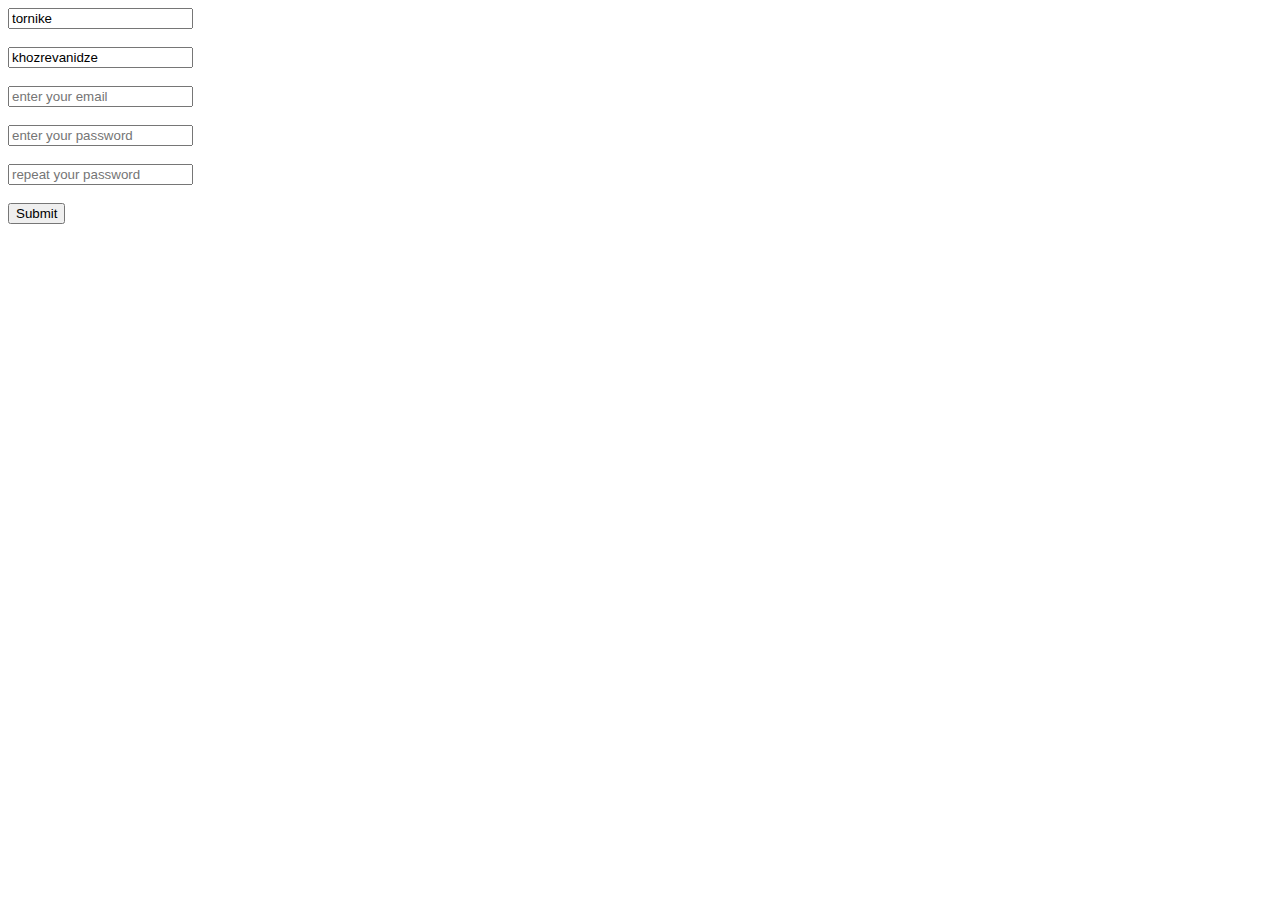
<file: level 23/classwork/index.html>
<!--1) შექმენით სარეგისტრაციო ფორმა სადაც მოხმამრებელმა უნდა შეიყვანოს სახელი, გვარი, მეილი, პაროლი გიმეოროს პაროლი დამატეთ submit ღილაკი, თითოეულ ინფუთს უნდა ქონდეს შესაბამისი ატრიბუტები გამოიყენეთ placeholder, name, value ატრიბუტები type თავისთავად-->
<!DOCTYPE html>
<html lang="en">
<head>
    <meta charset="UTF-8">
    <meta name="viewport" content="width=device-width, initial-scale=1.0">
    <title>Document</title>
</head>
<body>
    <input type="text" placeholder="enter your name" name="name" value="tornike">
    <br>
    <br>
    <input type="text" placeholder="enter your surname" name="surname" value="khozrevanidze">
    <br>
    <br>
    <input type="email" placeholder="enter your email" name="email">
    <br>
    <br>
    <input type="password" placeholder="enter your password" name="passwors">
    <br>
    <br>
    <input type="password" placeholder="repeat your password" name="passord2">
    <br>
    <br>
    <input type="submit">
</body>
</html>
</file>
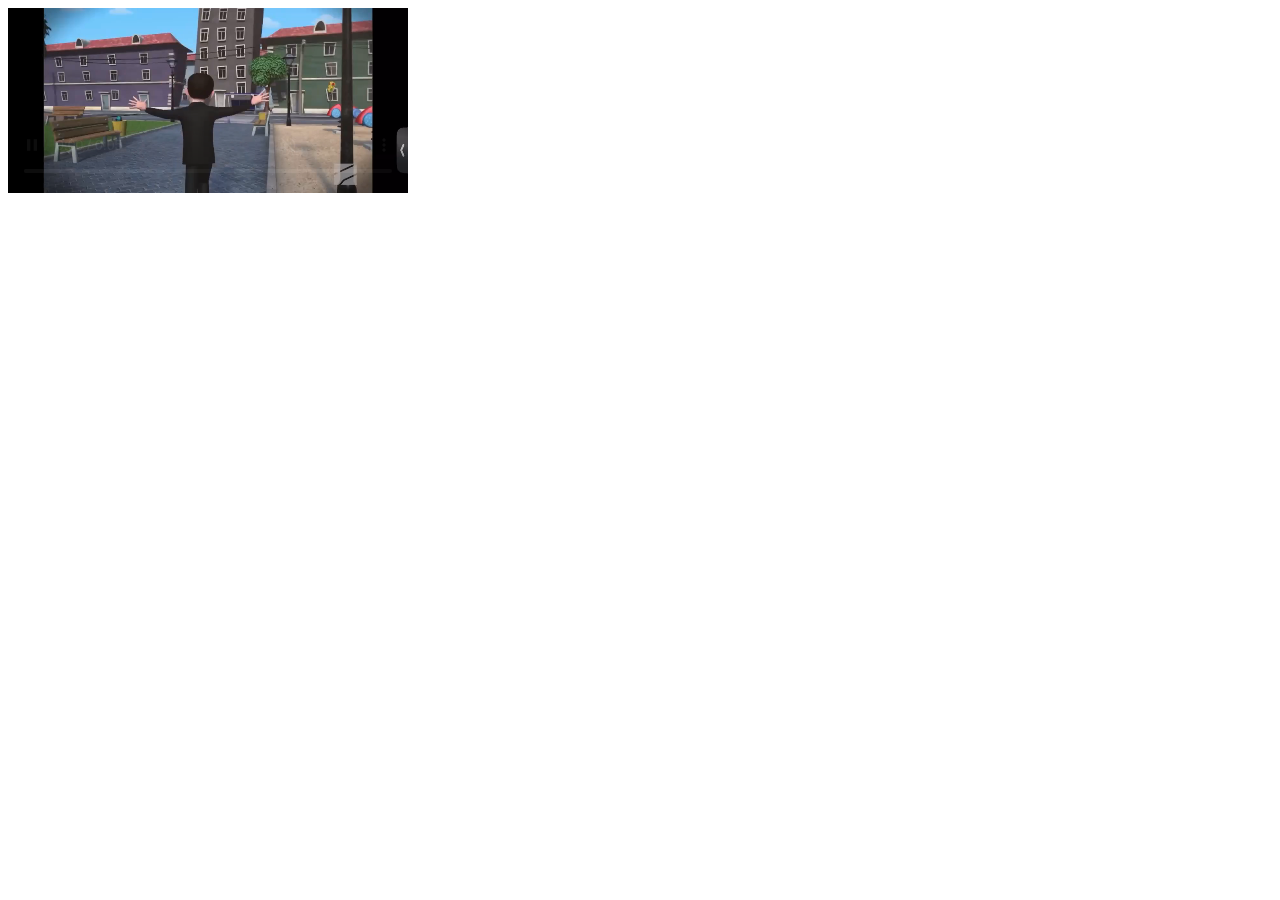
<file: level 28/classwork/index.html>
<!-- 1)საიტზე ჩასვით ვიდეო რომელსაც ექნება კონტროლები და ასევე საიტზე ჩართვისას ავტომატურად დაიწყება -->
<!DOCTYPE html>
<html lang="en">
<head>
    <meta charset="UTF-8">
    <meta name="viewport" content="width=device-width, initial-scale=1.0">
    <title>Document</title>
</head>
<body>
    <video controls width="400" autoplay loop muted>
       <source src="468893086_9102269723127265_6482170749843269692_n.mp4" type="video/mp4">
       video not supported
    </video>
</body>
</html>
</file>
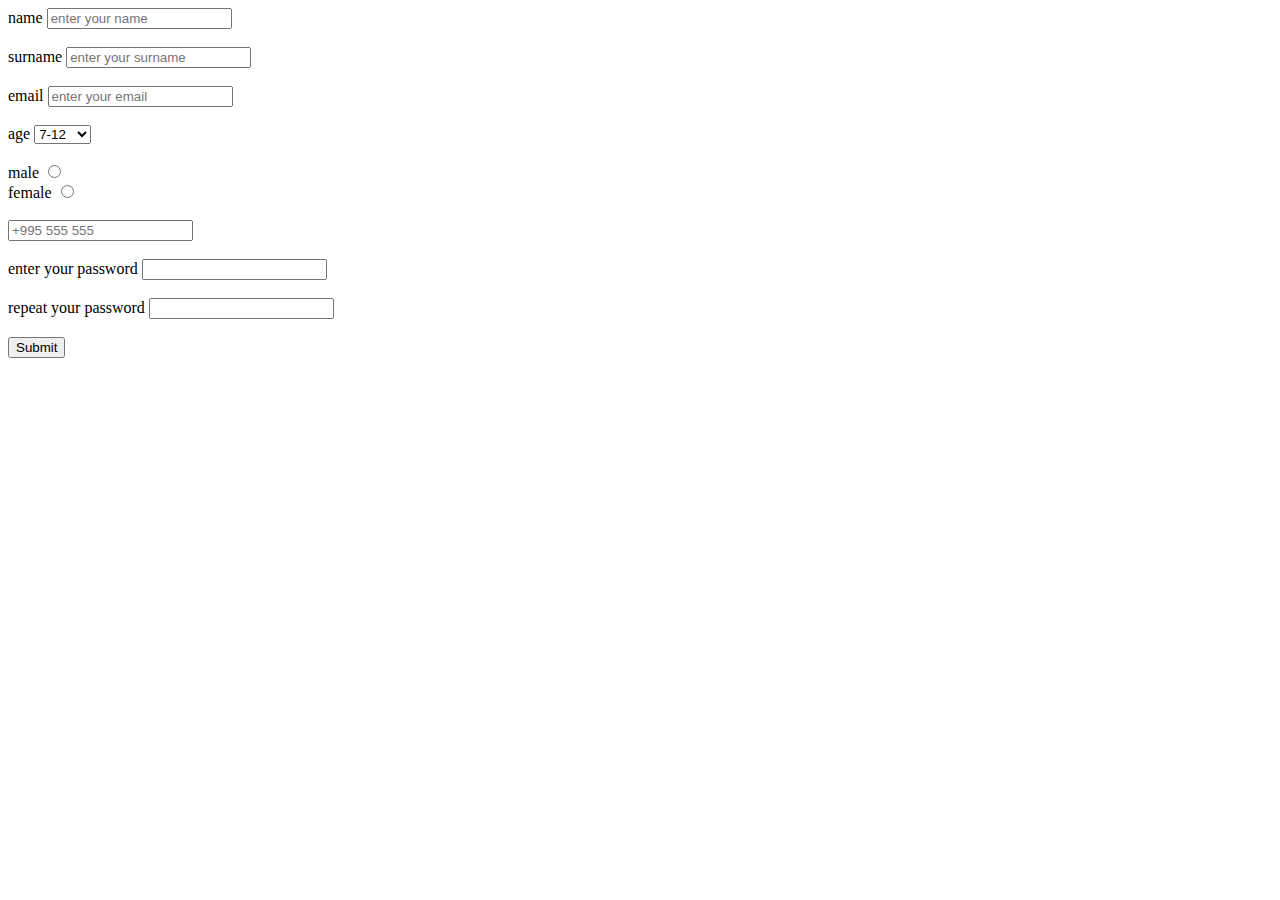
<file: level 28/homework/index.html>
<!DOCTYPE html>
<html lang="en">
<head>
    <meta charset="UTF-8">
    <meta name="viewport" content="width=device-width, initial-scale=1.0">
    <title>Document</title>
</head>
<body>
    <form>
        <label for="enter name"> name
        </label>
        <input id="name" type="text" placeholder="enter your name" name="name" value="">
        <br>
        <br>
        <label for="enter surname"> surname
        </label>
        <input id="surname" type="text" placeholder="enter your surname" name="surame" value="">
        <br>
        <br>
        <label for="email">email</label>
        <input id="email" type="email" name="email" placeholder="enter your email" value="">
        <br>
        <br>
        <label for="select">age</label>
        <select id="select">
            <option>7-12</option>
            <option>12-18</option>
            <option>18-25</option>
            <option>25-35</option>
            <option>35+</option>
        </select>
        <br>
        <br>
        <label for="male">male</label>
        <input id="male" type="radio" name="gender">
        <br>
        <label for="female">female</label>
        <input id="female" type="radio" name="gender">
        <br>
        <br>
        <input id="number" type="number" placeholder="+995 555 555" name="number">
        <br>
        <br>
        <label for="password">enter your password</label>
        <input id="password" type="password" name="password" value="">
        <br>
        <br>
        <label for="repassword">repeat your password</label>
        <input id="repassword" type="password" name="password" value="">
        <br>
        <br>
        <input type="submit">
        
</body>
</html>
</file>
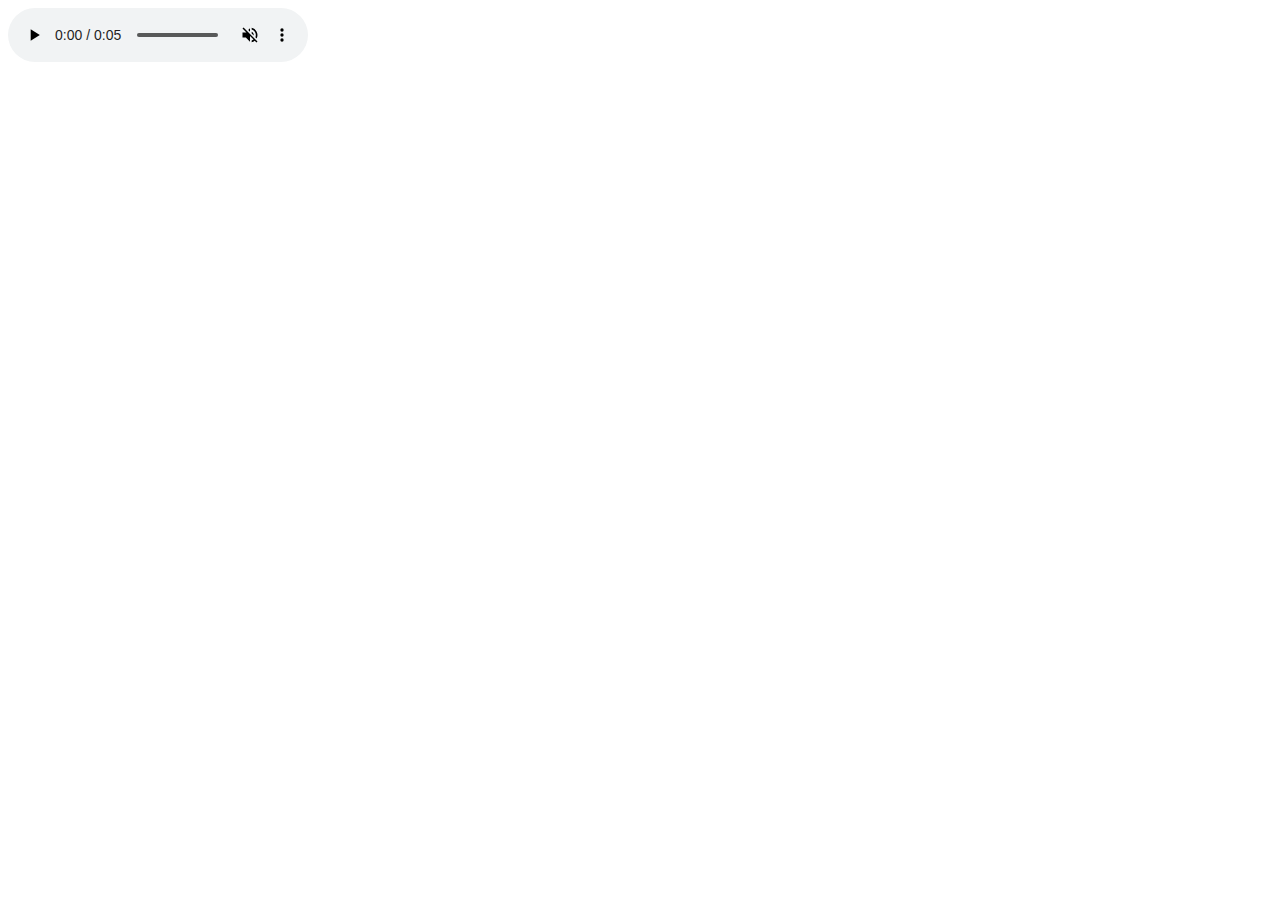
<file: level 29/classwork/index.html>
<!-- level 29:
     1) გადმოწერეთ იუთუბიდან 3 სხვადასხვა აუდიო და დაამატეთ თქვენს საიტზე -->
<!DOCTYPE html>
<html lang="en">
<head>
    <meta charset="UTF-8">
    <meta name="viewport" content="width=device-width, initial-scale=1.0">
    <title>Document</title>
</head>
<body>
    <audio controls muted loop autoplay>
        <source src="468893086_9102269723127265_6482170749843269692_n.mp3" type="audio/mp3">
    </audio>
</body>
</html>
</file>
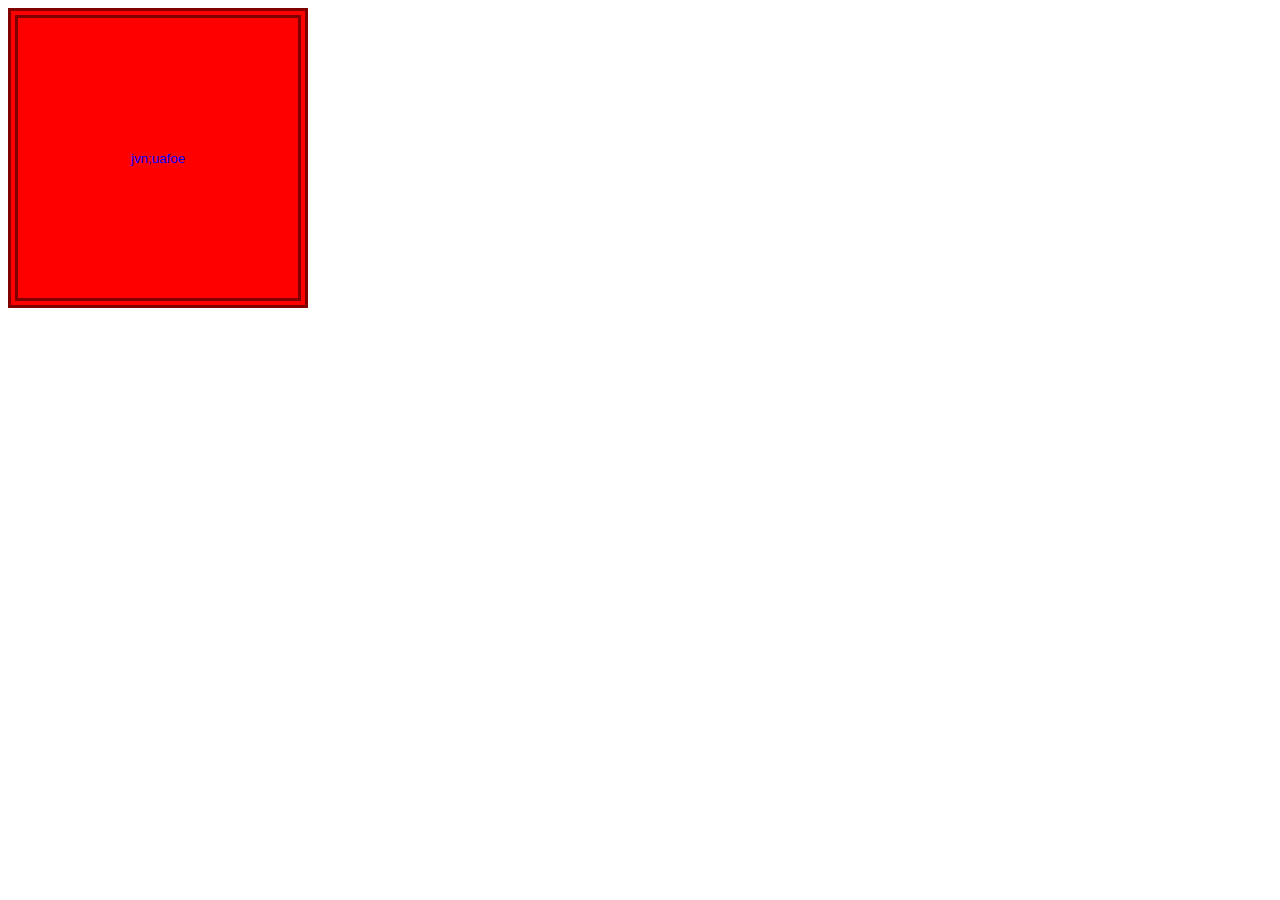
<file: level 42/classwork/index.html>
<!-- 1) შექმენით ღილაკი რომელსაც თავდაპირევალად ექნება ბექგრაუნდის ფერი და ტექსტის ფერი, როდესაც მასზე მაუსს მივიტანთ შეიცვალოს ბექგრაუნდის ფერი, ტექსტის ფერი გაიზარდოს ზომაში(სიგანეში), ხოლო როდესაც მას დააჭერთ დაჭერის მომენტში შეიცვალოს ტექტის ზომა(გაიზარდოს) და გაიზარდოს სიმაღლე, ასევე თუ ბორდერებსაც დაუმატებთ თქვენი გემოვნებით კარგი იქნება -->
<!DOCTYPE html>
<html lang="en">
<head>
    <meta charset="UTF-8">
    <meta name="viewport" content="width=device-width, initial-scale=1.0">
    <title>Document</title>
    <link rel="stylesheet" href="/level 42/classwork/style.css">
</head>
<body>
    <header></header>
    <main>
        <button>jvn;uafoe</button>
    </main>
    <footer></footer>
</body>
</html>
</file>
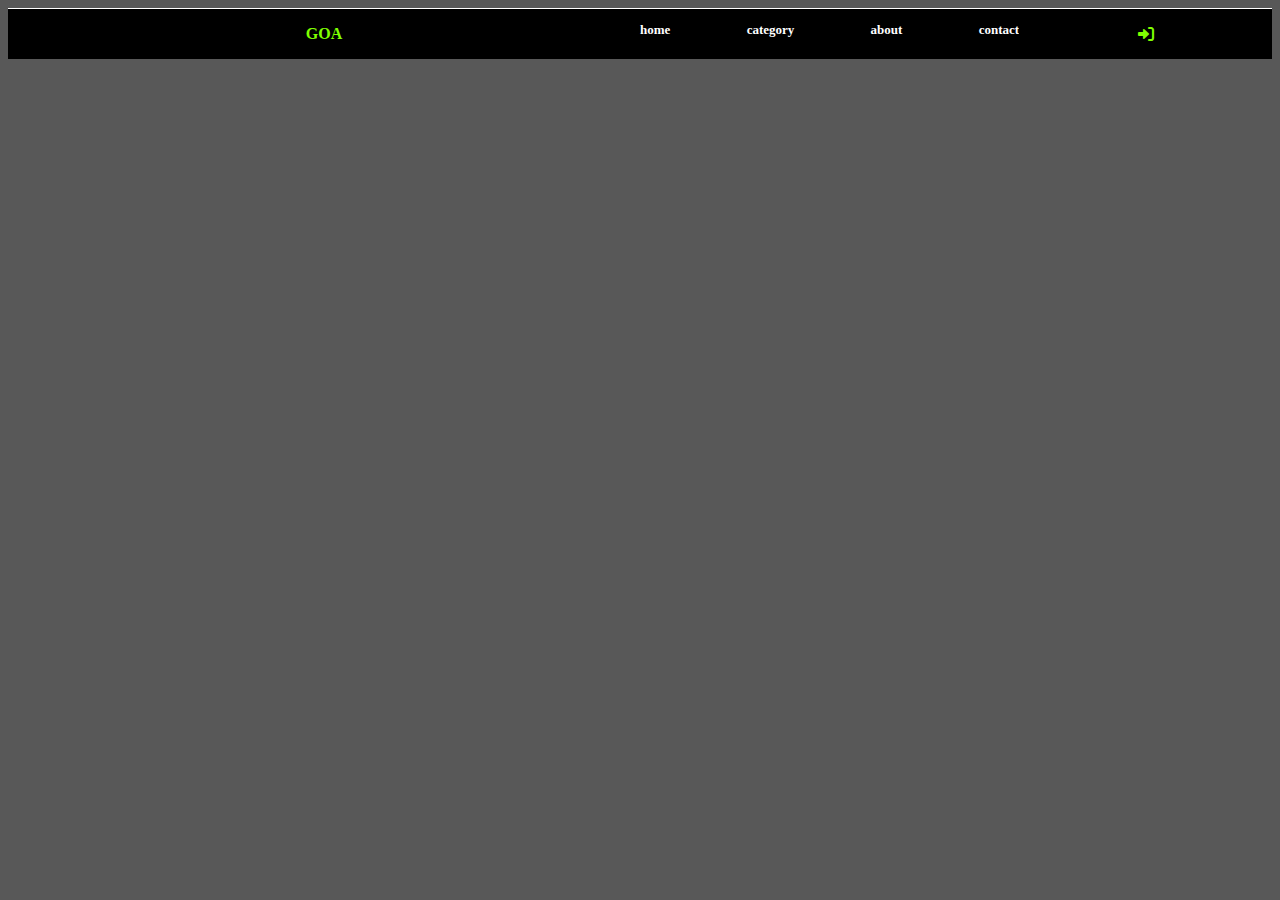
<file: level 46/classwork/index.html>
<!DOCTYPE html>
<html lang="en">
<head>
    <meta charset="UTF-8">
    <meta name="viewport" content="width=device-width, initial-scale=1.0">
    <title>Document</title>
    <link rel="stylesheet" href="/level 46/classwork/style.css">
    <link rel="stylesheet" href="https://cdnjs.cloudflare.com/ajax/libs/font-awesome/6.0.0/css/all.min.css">
</head>
<body style="background-color: rgb(88, 88, 88);">
    <header></header>
    <main>
        <div id="div1"><h4>GOA</h4></div>
        <div id="div2">
            <p>home</p>
            <p>category</p>
            <p>about</p>
            <p>contact</p>
        </div>
        <div id="div3"><i class="fa-solid fa-right-to-bracket"></i></div>
    </main>
    <footer></footer>
</body>
</html>
</file>
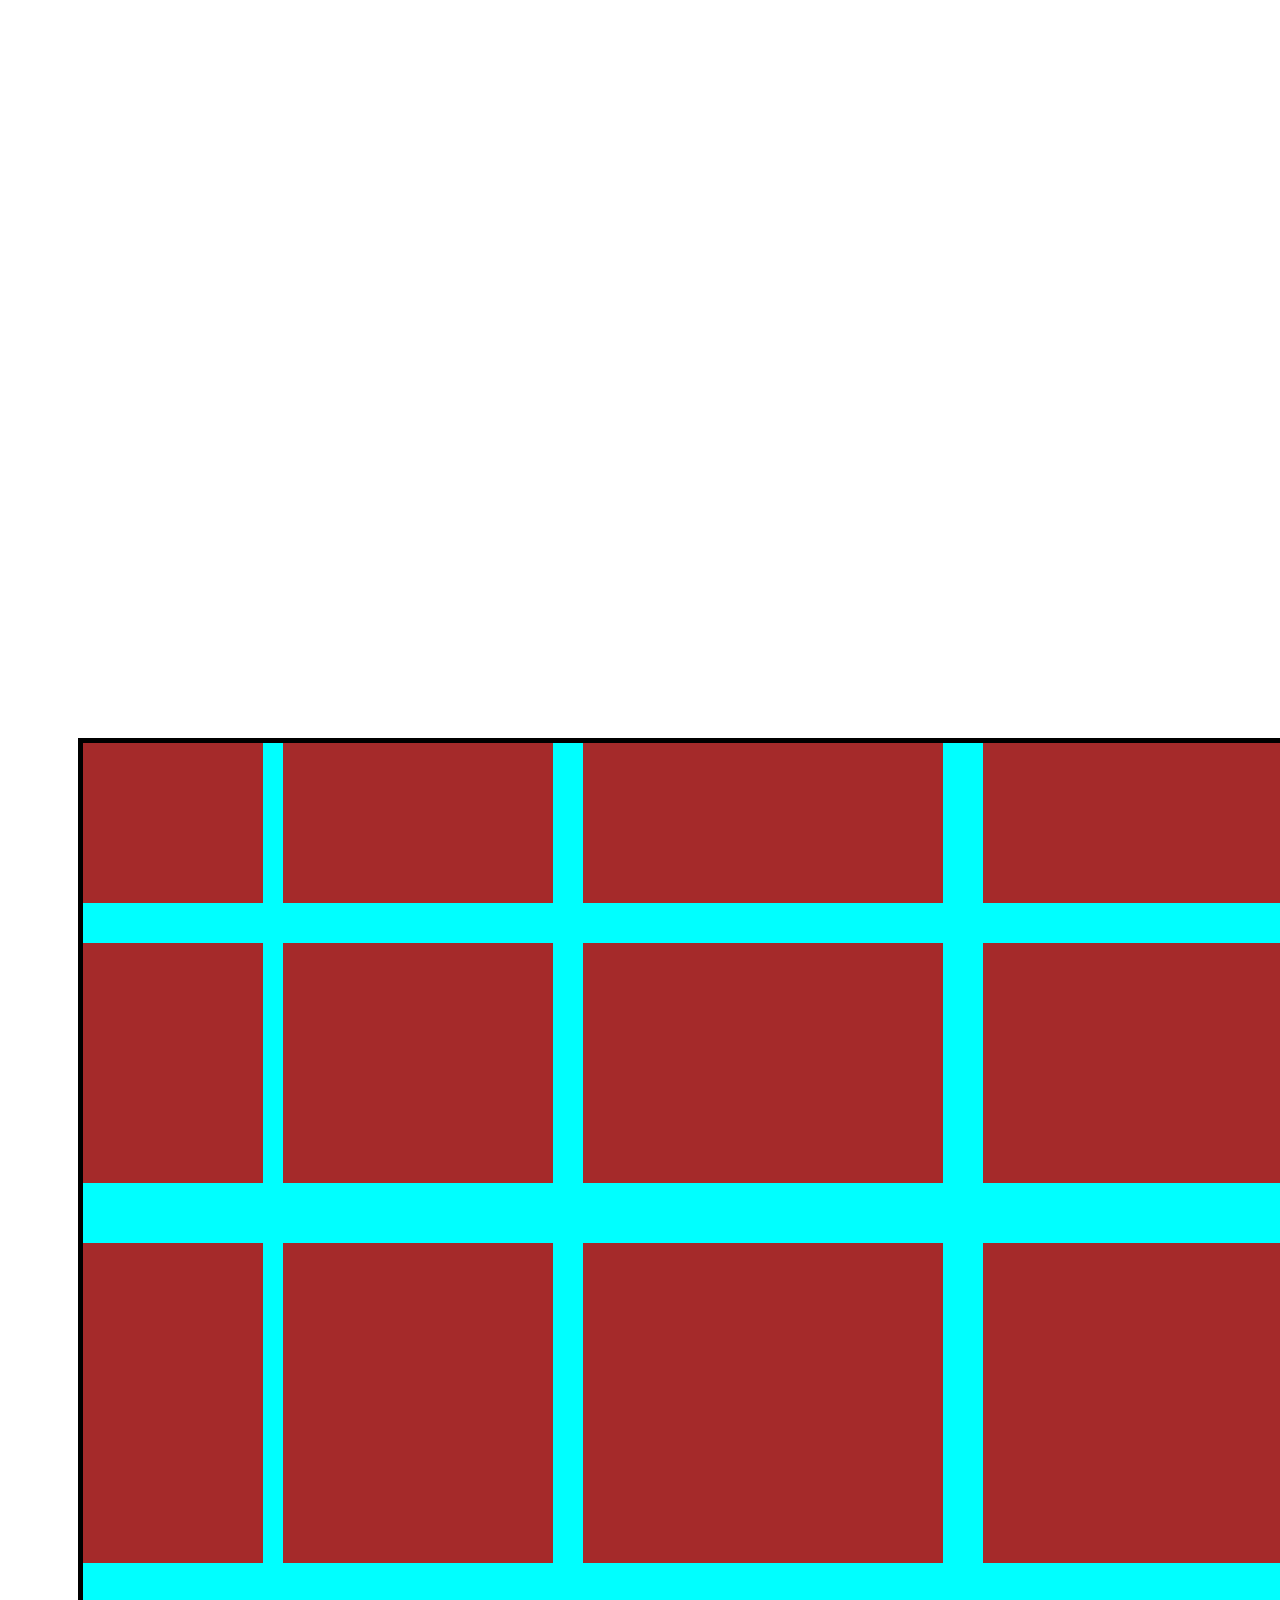
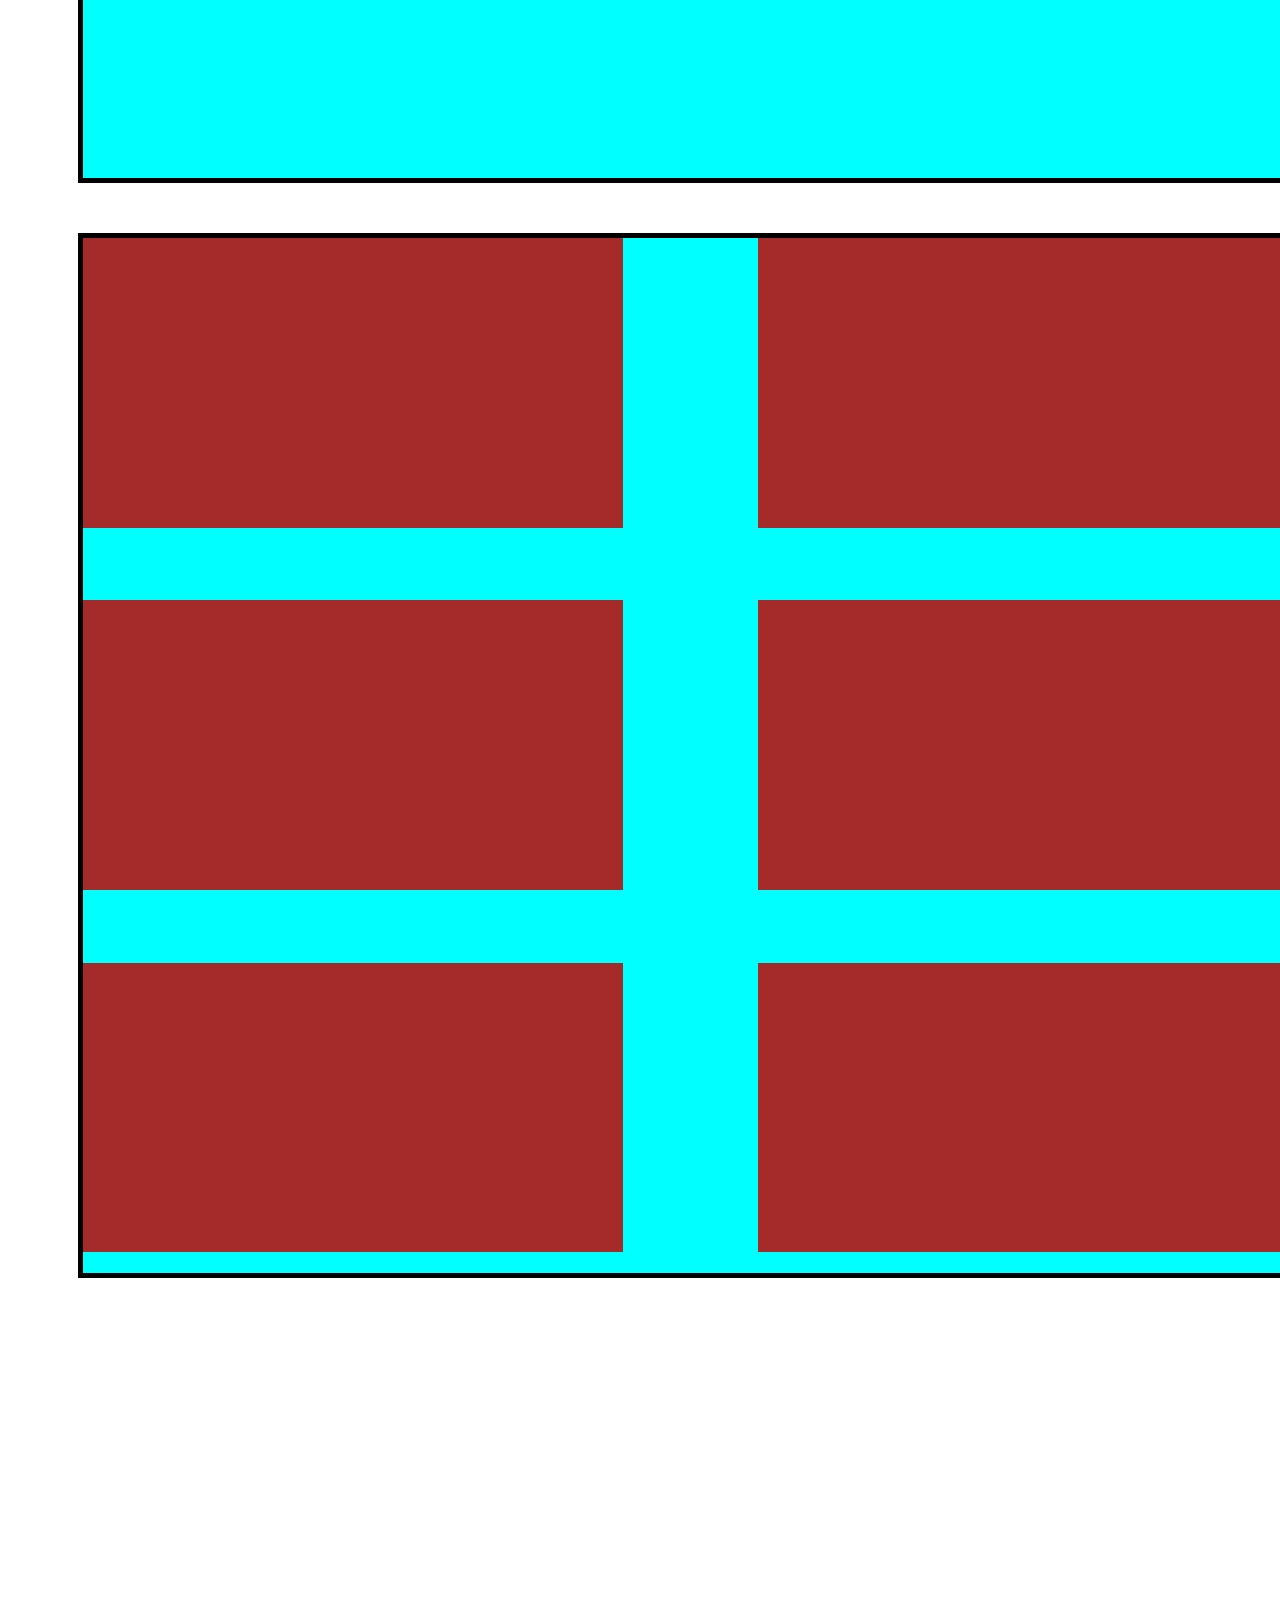
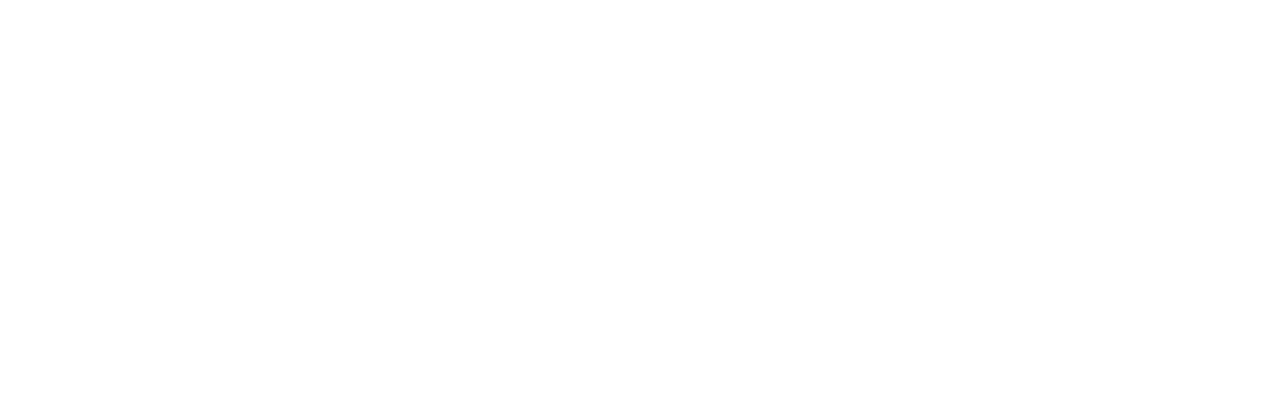
<file: level 55/classwork/index.html>
<!-- 1) შექმენით ერთი მშობელი დივი ამ მშობელ დივში მოათავსეთ 12 დივი შემდეგ ეს დივები განაწილებული იყოს 4 ქოლუმნზე და სამ row ზე, პირველი ქოლუმნის სიგრძე იყოს 200px მეორეს 300px ყოველი შემდეგი ზარადეთ 100-100px ით იგივე გააკეთეთ ქვემოთა დივზეც

    ასევე დაბლა შექმენით ერთი დივი რომელშიც იქნება 6 ელემენტი და ეს ელემნტები განაწილებულები იყვნენ მხოლოდ 3 row ზე -->
<!DOCTYPE html>
<html lang="en">
<head>
    <meta charset="UTF-8">
    <meta name="viewport" content="width=device-width, initial-scale=1.0">
    <title>Document</title>
    <link rel="stylesheet" href="/level 55/classwork/style.css">
</head>
<body>
    <div class="parent">
        <div class="child"></div>
        <div class="child"></div>
        <div class="child"></div>
        <div class="child"></div>
        <div class="child"></div>
        <div class="child"></div>
        <div class="child"></div>
        <div class="child"></div>
        <div class="child"></div>
        <div class="child"></div>
        <div class="child"></div>
        <div class="child"></div>
       
    </div>
    <div class="parent2">
        <div class="child2"></div>
        <div class="child2"></div>
        <div class="child2"></div>
        <div class="child2"></div>
        <div class="child2"></div>
        <div class="child2"></div>


    </div>
</body>
</html>
</file>
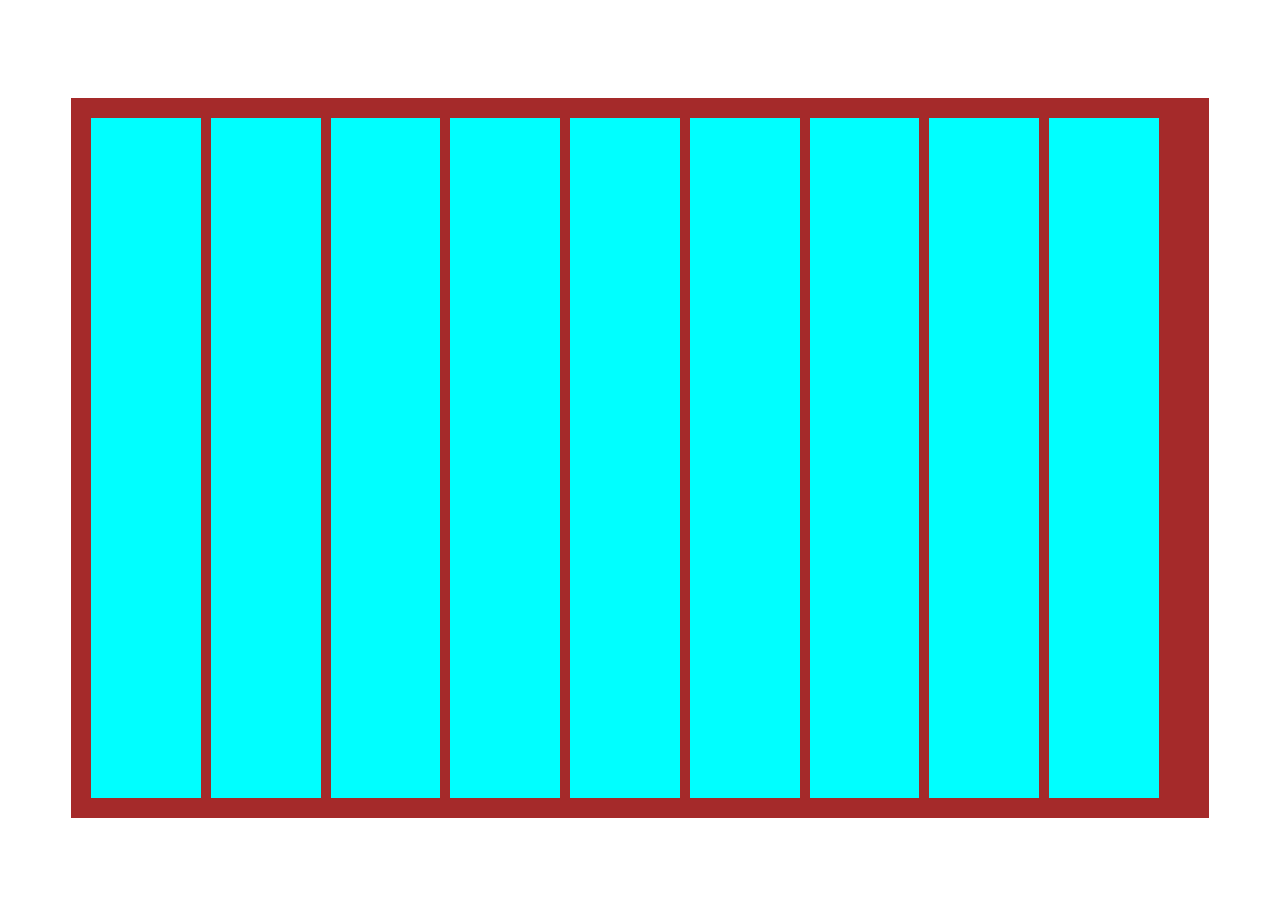
<file: level 58/classwork/index.html>
<!-- 1) შექმენით კონტეინერი რომელშიც გექნებათ მოთავსებული 9 ელემენტი თვდაპირველად ეს ელემნტები განლაგებული იქნება ჰორიზონტალურად, როდესაც ეკრანის ზომა ჩამოცდება 700 პიქსელს ეს ელენტები განლაგებულები იყვნენ გრიდის დახმარებით 3 ქოლუმნად ხოლო როდესაც ეკარნის ზომა ჩამოცდება 450 პისქსელს ყველა ელემნტი განლაგებული იყოს ვერტიკალურად -->
<!DOCTYPE html>
<html lang="en">
<head>
    <meta charset="UTF-8">
    <meta name="viewport" content="width=device-width, initial-scale=1.0">
    <title>Document</title>
    <link rel="stylesheet" href="/level 58/classwork/style.css">
</head>
<body>
    <section>
        <div></div>
        <div></div>
        <div></div>
        <div></div>
        <div></div>
        <div></div>
        <div></div>
        <div></div>
        <div></div>
    </section>
</body>
</html>
</file>
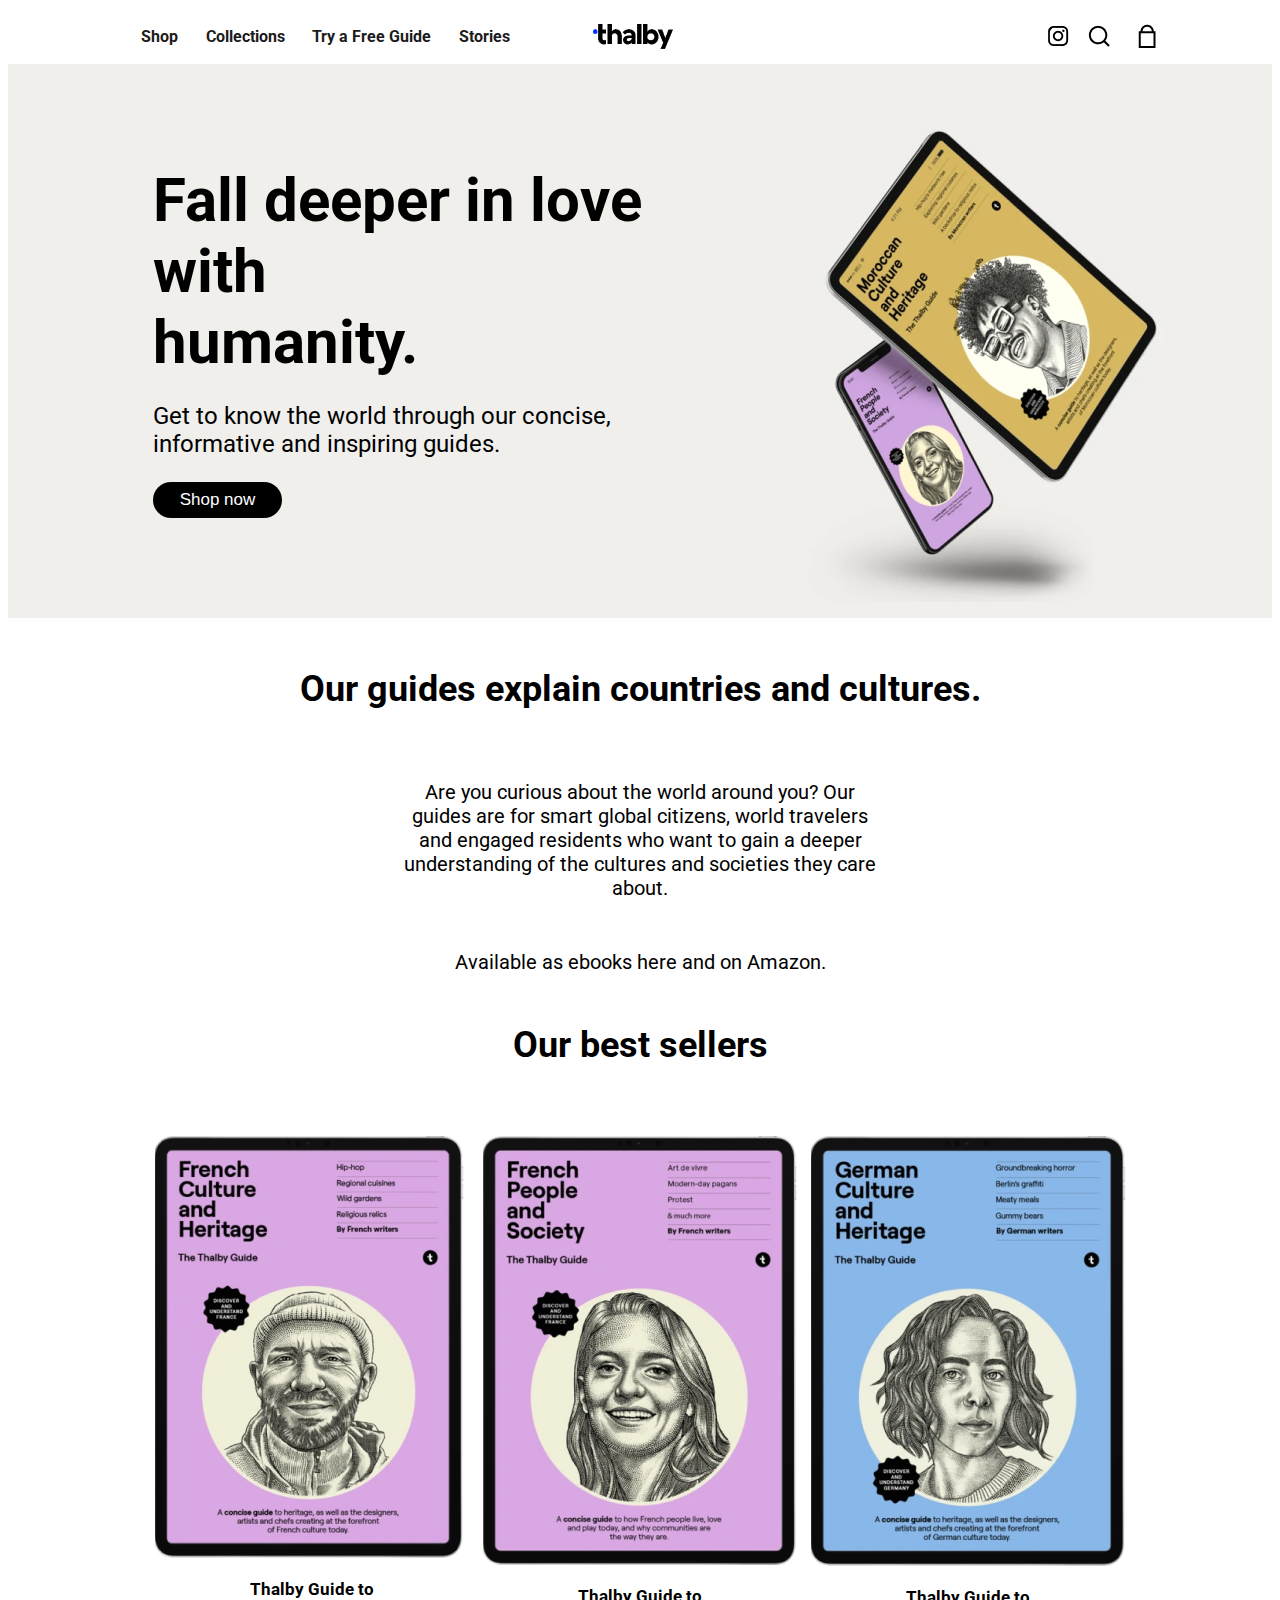
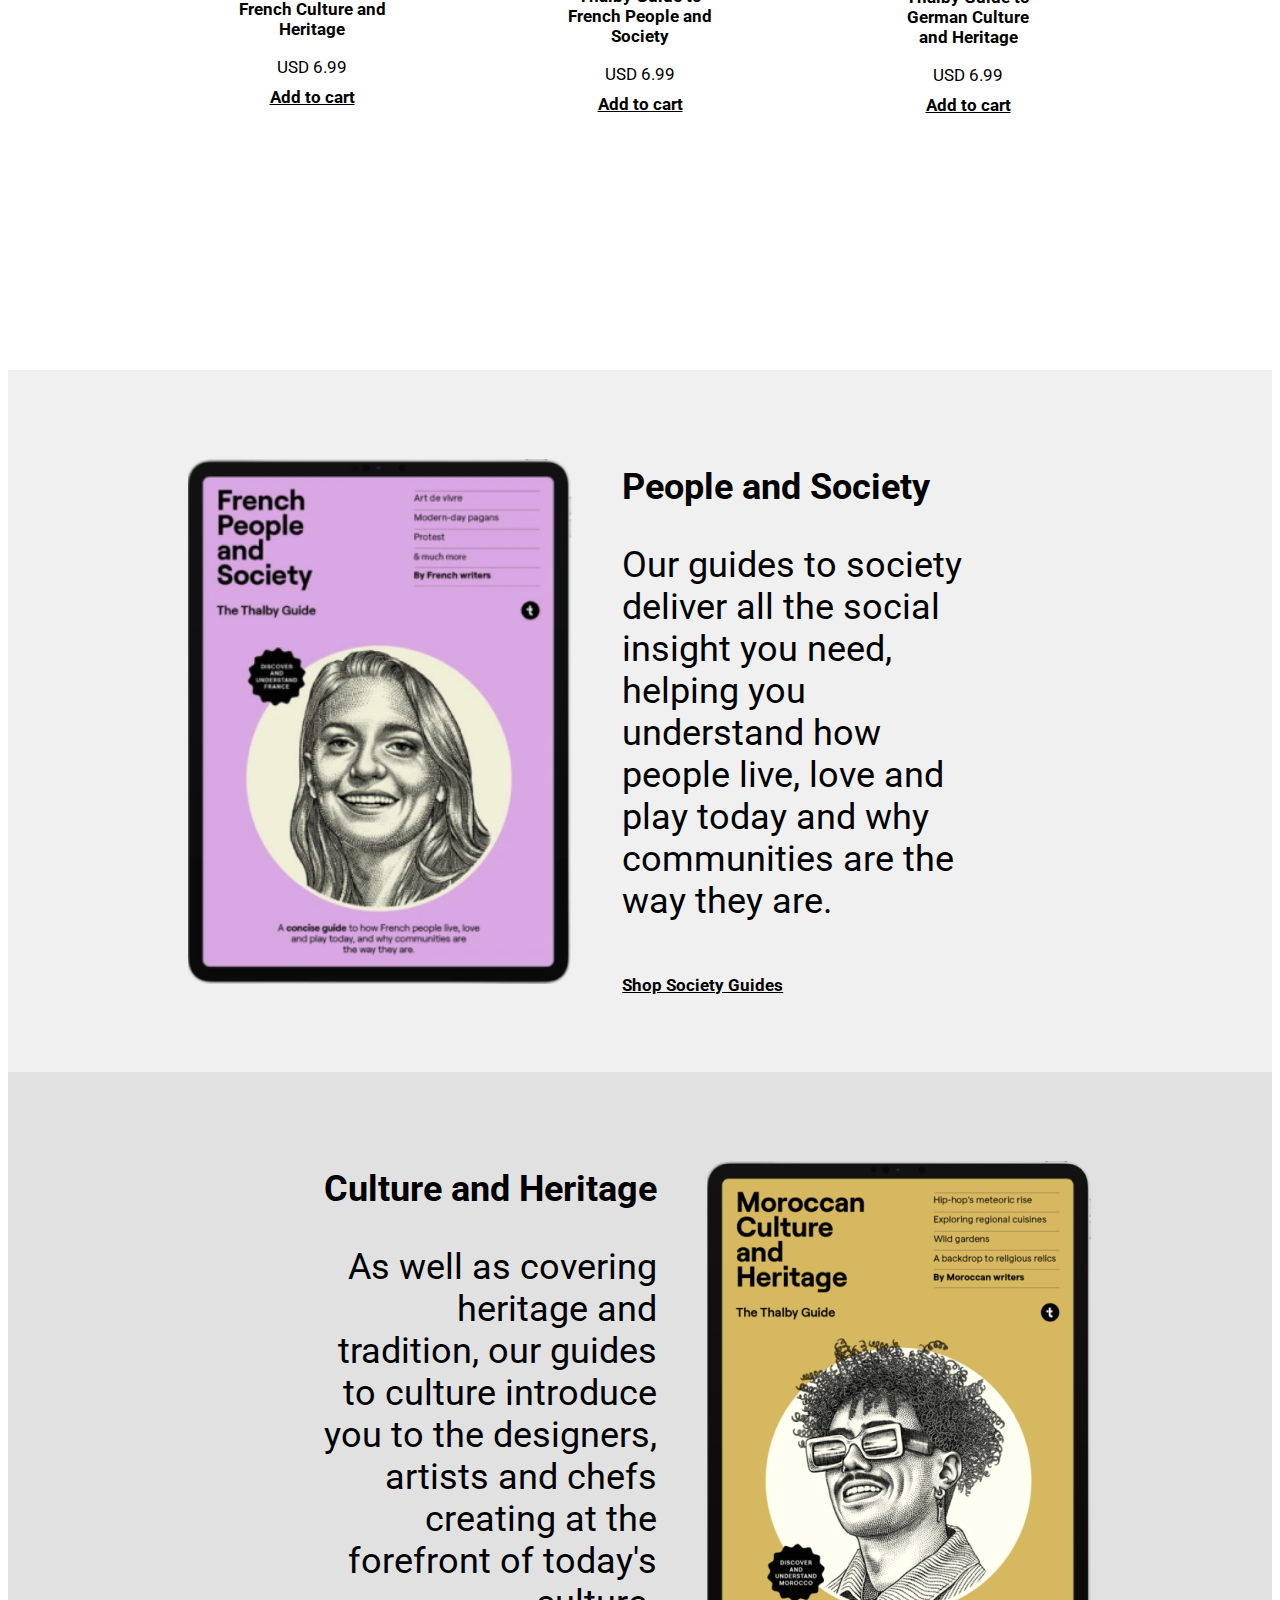
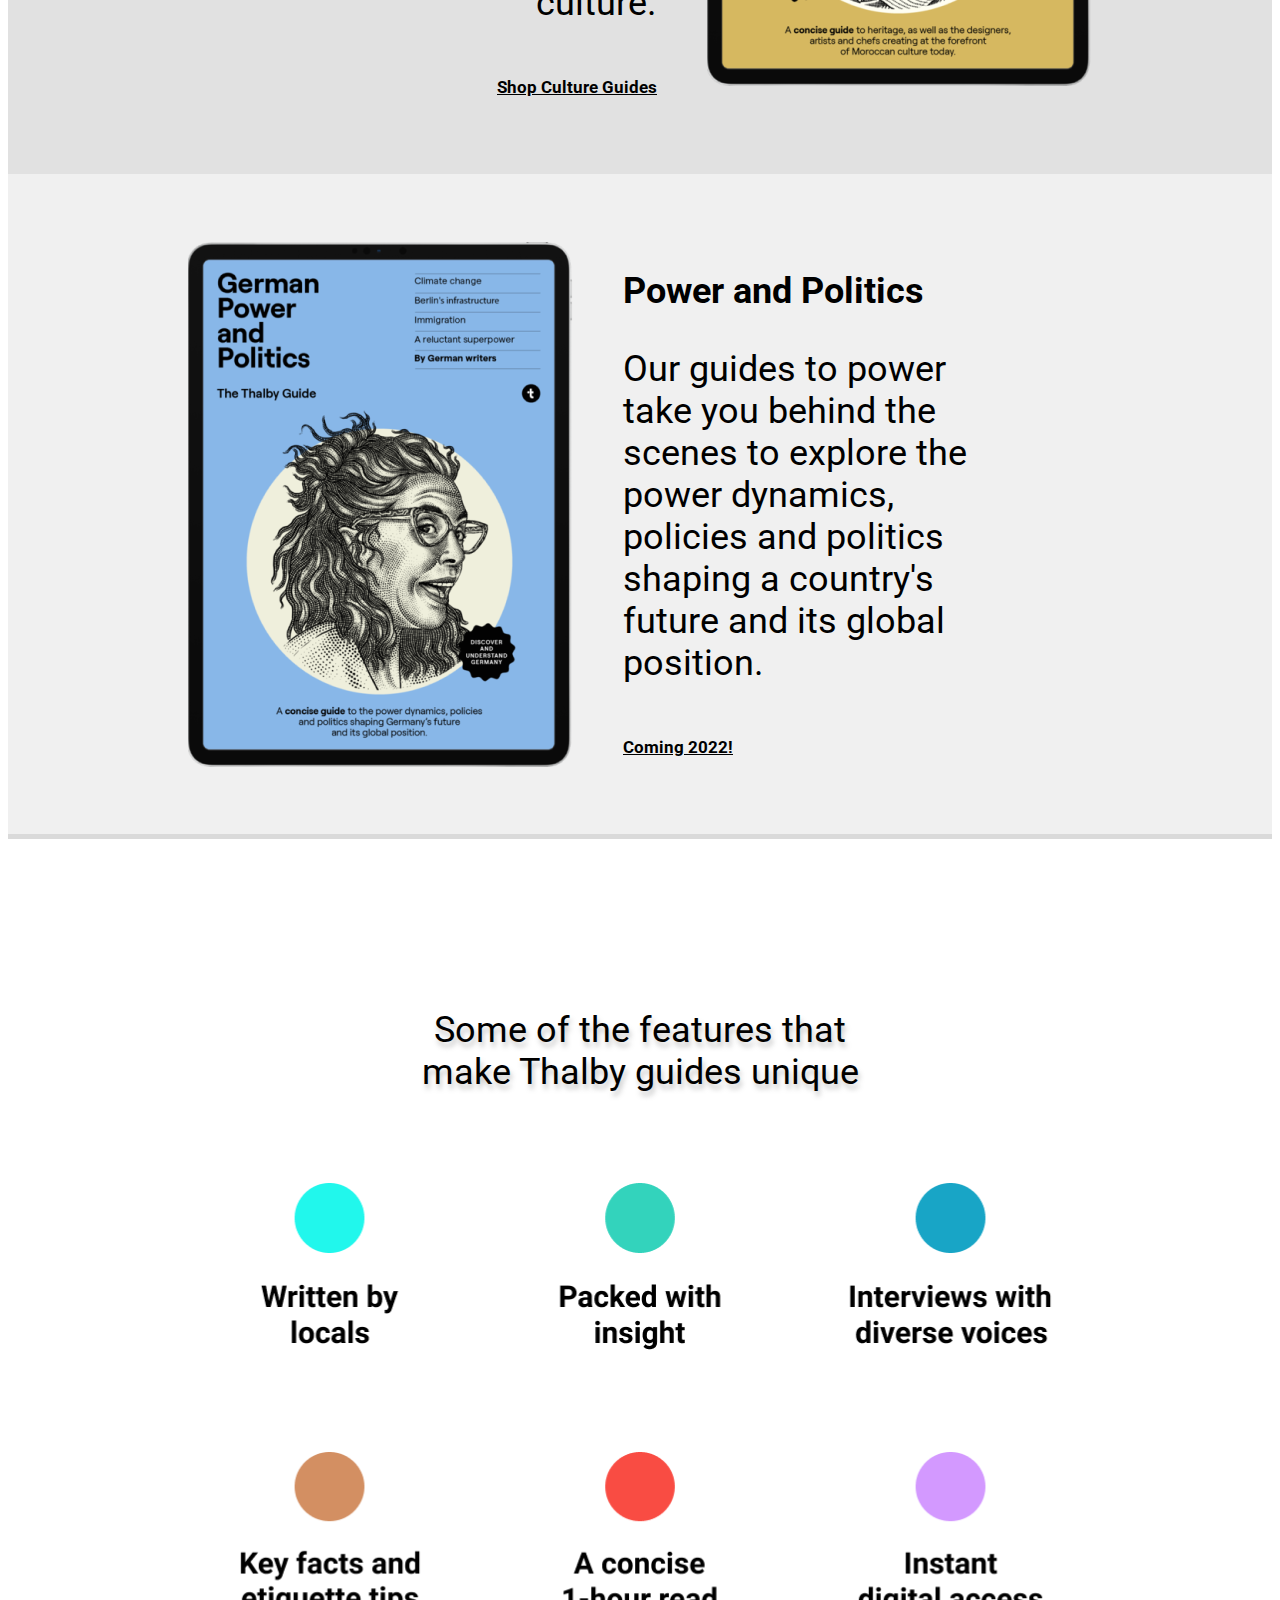
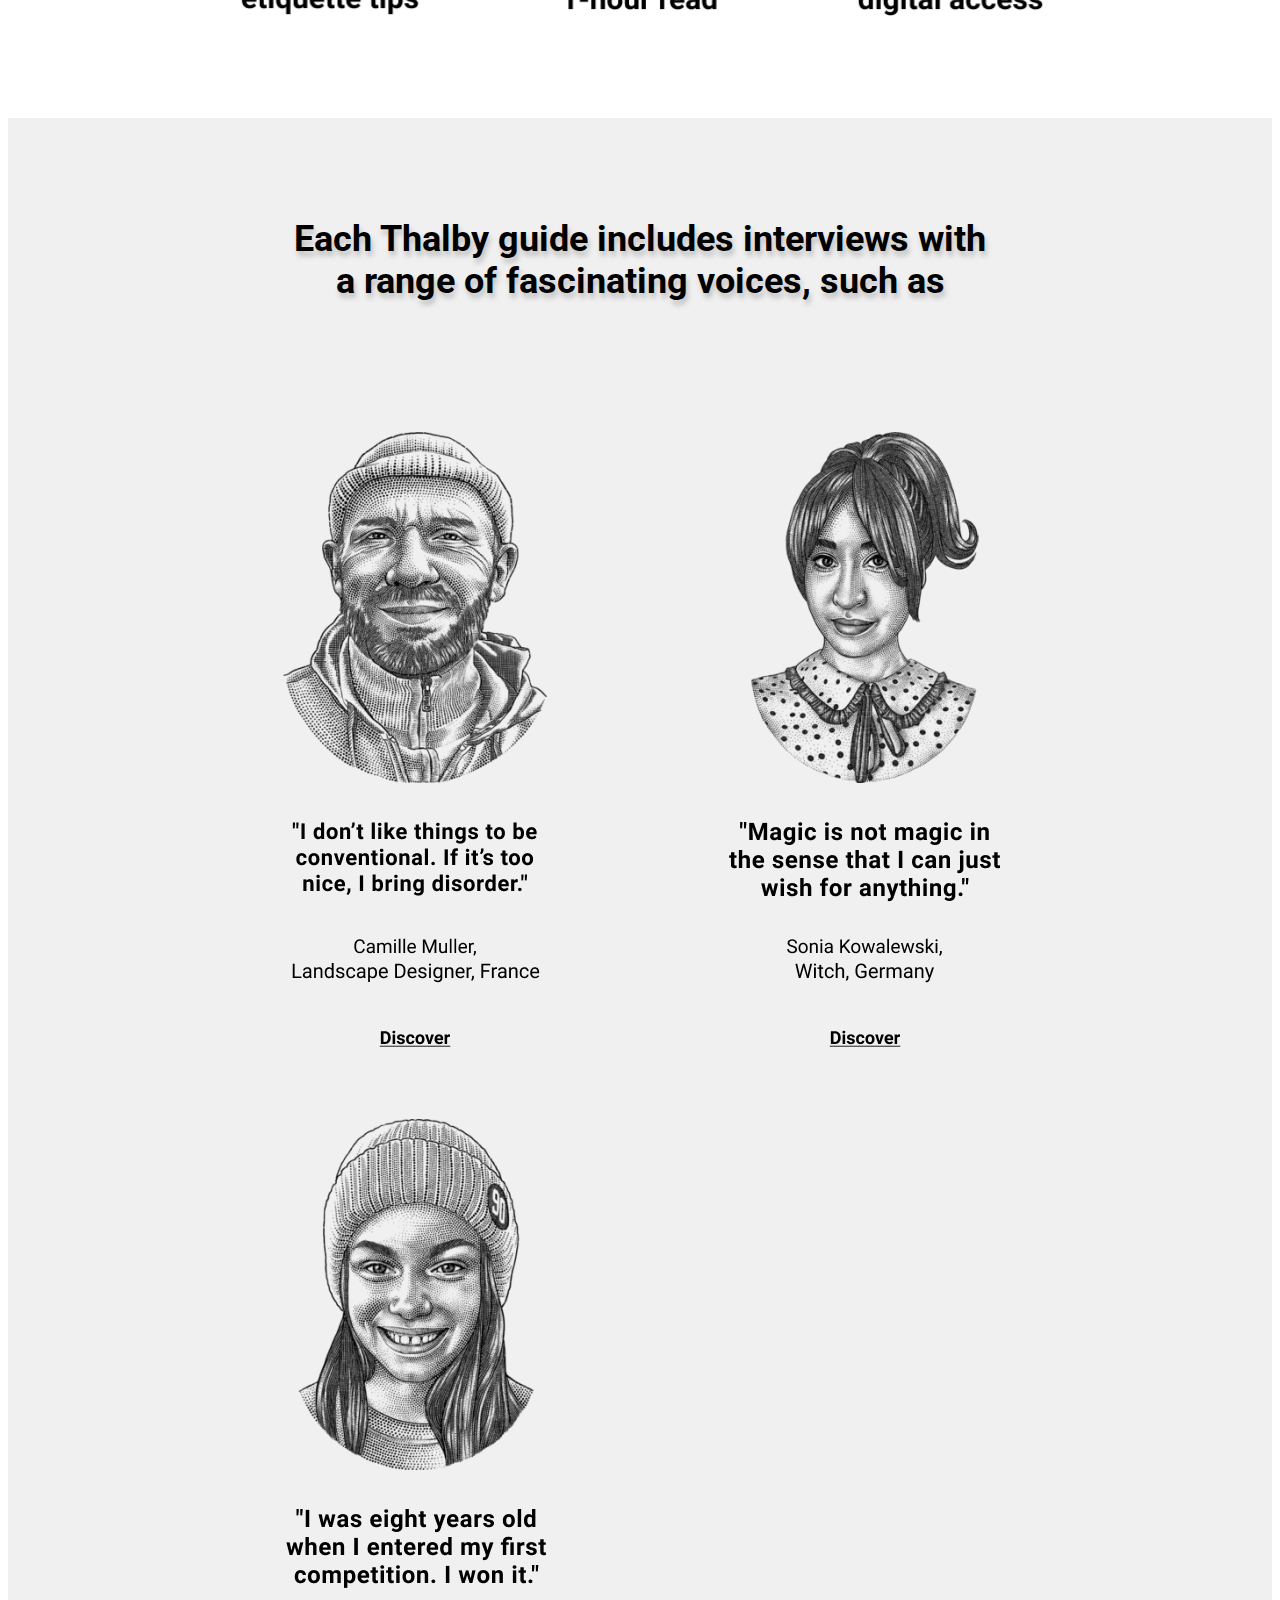
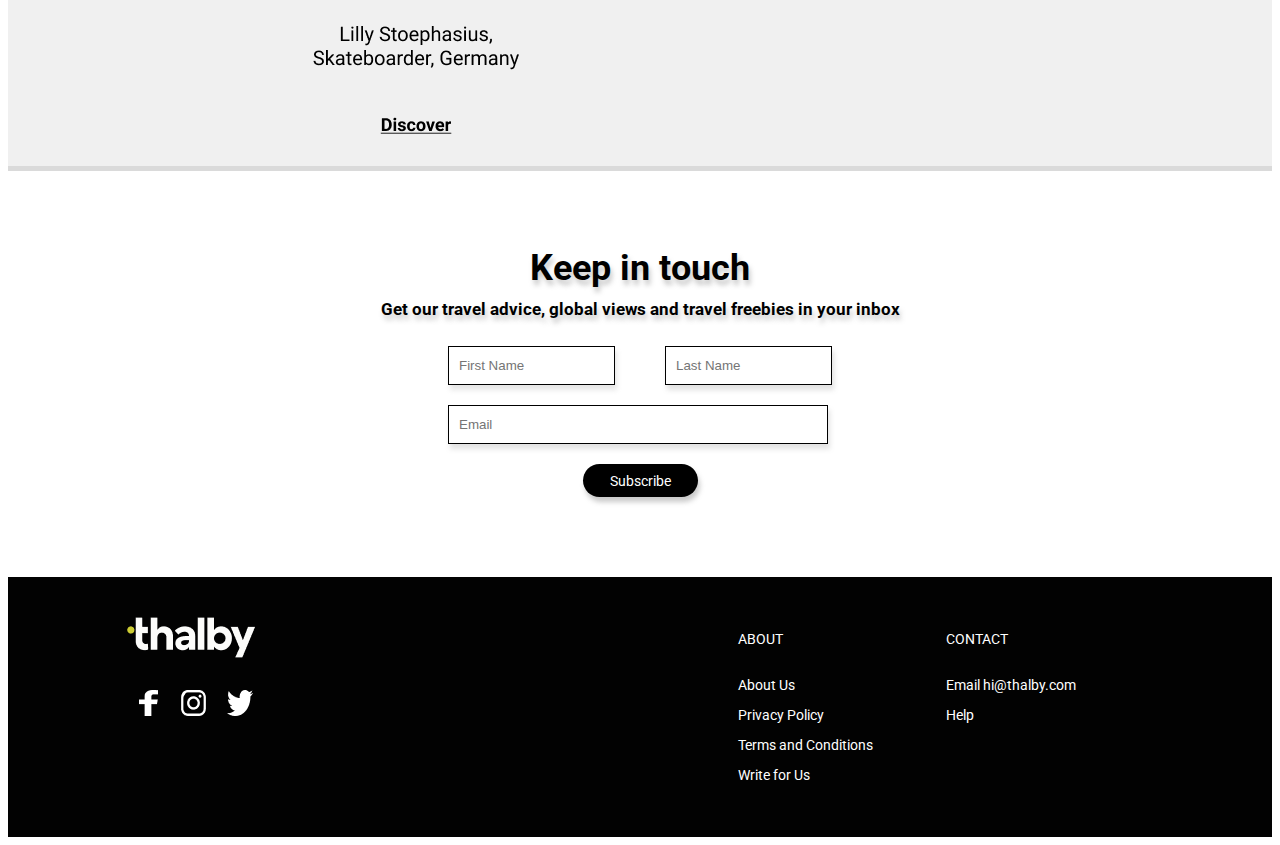
<file: level 59/homework/index.html>
<!DOCTYPE html>
<html lang="en">
<head>
    <meta charset="UTF-8">
    <meta name="viewport" content="width=device-width, initial-scale=1.0">
    <title>Document</title>
    <link rel="stylesheet" href="/level 59/homework/style.css">
    <link rel="stylesheet" href="https://cdnjs.cloudflare.com/ajax/libs/font-awesome/6.0.0/css/all.min.css">

</head>
<body>
    <header>
        <div class="header">
            <div class="parent_one">
                
                <nav class="nav">
                    <ul>
                        <li>Shop</li>
                        <li>Collections</li>
                        <li>Try a Free Guide</li>
                        <li>Stories</li>
                    </ul>
                    <i class="fa-solid fa-bars"></i>
                </nav>
        
                <img class="logo" src="/level 59/homework/Rectangle.png" alt="">
            </div>
            <div class="parent_icones">
                <img class="icon1" src="/level 59/homework/Frame (3).png" alt="">
                <img class="icon2" src="/level 59/homework/Frame (4).png" alt="">
                <img class="icon3" src="/level 59/homework/Frame (5).png" alt="">
            </div>
        </div>
    </header>



    <main>
        <section class="sec1">
            <div class="sec1_parent_div">
                <div class="sec1_text">
                    <p class="sec1_title">Fall deeper in love with</p>
                    <p class="sec1_title">humanity.</p>
                    <p class="sec1_p">
                        Get to know the world through our concise, informative and inspiring guides.
                    </p>
                    <button class="button_1">Shop now</button>
                </div>
                <img class="pic_1" src="/level 59/homework/image 1 (2).png" alt="">
            </div>
        </section>



        <section class="sec_2">
            <div class="sec2_text">
                <p class="sec2_title">Our guides explain countries and cultures.</p>
                <p class="sec2_p">Are you curious about the world around you? Our guides are for smart global citizens, world travelers and engaged residents who want to gain a deeper understanding of the cultures and societies they care about.</p>
                <p class="sec2_p">Available as ebooks here and on Amazon.</p>
                <p class="sec2_title">Our best sellers</p>
            </div>
            <div class="sec2_pics">
                <div class="sec2_pic_div">
                    <img src="/level 59/homework/sec2_pic1.png" alt=""> 
                    <p class="sec2_pic_title">Thalby Guide to French Culture and Heritage</p>
                    <p class="sec2_pic_usd">USD 6.99</p>
                    <p class="sec2_pic_buy">Add to cart</p>
                </div>
                <div class="sec2_pic_div">
                    <img src="/level 59/homework/sec2_pic2.png" alt="">
                    <p class="sec2_pic_title">Thalby Guide to French People and Society</p>
                    <p class="sec2_pic_usd">USD 6.99</p>
                    <p class="sec2_pic_buy">Add to cart</p>
                </div>
                <div class="sec2_pic_div">
                    <img src="/level 59/homework/sec2_pic3.png" alt="">
                    <p class="sec2_pic_title">Thalby Guide to German Culture and Heritage</p>
                    <p class="sec2_pic_usd">USD 6.99</p>
                    <p class="sec2_pic_buy">Add to cart</p>
                </div>
            </div>
        </section>




        <section class="sec_3">
            <img class="sec3_img" src="/level 59/homework/sec2_pic2.png" alt="">
            <div class="sec3_text_div">
                <p class="sec3_title">People and Society</p>
                <p class="sec3_p">Our guides to society deliver all the social insight you need, helping you understand how people live, love and play today and why communities are the way they are.</p>
                <p class="sec3_title2">Shop Society Guides</p>
            </div>

        </section>

        <section class="sec_4">
            <div class="sec4_text_div">
                <p class="sec4_title">Culture and Heritage</p>
                <p class="sec4_p">As well as covering heritage and tradition, our guides to culture introduce you to the designers, artists and chefs creating at the forefront of today's culture.</p>
                <p class="sec4_title2">Shop Culture Guides</p>

            </div>
            <img class="sec4_img" src="/level 59/homework/moroccan.png" alt="">
        </section>


        <section id="sec_3" class="sec_3">
            <img class="sec3_img" src="/level 59/homework/Rectangle (3).png" alt="">
            <div class="sec3_text_div">
                <p class="sec3_title">Power and Politics</p>
                <p class="sec5_p">Our guides to power take you behind the scenes to explore the power dynamics, policies and politics shaping a country's future and its global position.</p>
                <p class="sec3_title2">Coming 2022!</p>
            </div>

        </section>


        <section class="sec_6">
            <div class="sec6_div">
                <div>
                    <p class="sec6_p">Some of the features that</p>
                    <p class="sec6_p">make Thalby guides unique</p>
                </div>
                <div class="colors">
                    <img class="col" src="/level 59/homework/lite_blue.png" alt="">
                    <img class="col" src="/level 59/homework/lite_green.png" alt="">
                    <img class="col" src="/level 59/homework/blue.png" alt="">
                    <img class="col" src="/level 59/homework/brown.png" alt="">
                    <img class="col" src="/level 59/homework/red.png" alt="">
                    <img class="col" src="/level 59/homework/purple.png" alt="">
                </div>
            </div>
        </section>



        <section class="sec_7">
            <div class="sec7_div">
                <div class="sec7_p_div">
                    <p class="sec7_p">Each Thalby guide includes interviews with</p>
                    <p class="sec7_p">a range of fascinating voices, such as</p>
                </div>
                <div class="pic_7">
                    <img src="/level 59/homework/sec7_1.png" alt="">
                    <img src="/level 59/homework/sec7_2.png" alt="">
                    <img src="/level 59/homework/sec7_3.png" alt="">
                </div>
            </div>
        </section>



        <section class="sec_8">
            <div class="sec8_div">
                <p class="sec8_title">Keep in touch</p>
                <p class="sec8_p">Get our travel advice, global views and travel freebies in your inbox</p>
                <form>
                    <input class="in_1" type="text" placeholder="First Name">
                    <input class="in_2" type="text" placeholder="Last Name">
                    <input class="in_3" type="email" placeholder="Email">
                    
                    
                </form>
                <button class="last_but">Subscribe</button>
                
            </div>
        </section>
    </main>

    <footer>
        <div class="last_logo_div">
            <img class="last_logo" src="/level 59/homework/last_logo.png" alt="">
            <img class="last_icones" src="/level 59/homework/last_icones.png" alt="">
        </div>
        <div class="ddiv">
            <div class="last_div">
                <p class="last_title">ABOUT</p>
                
                <p class="last_p">About Us</p>
                <p class="last_p">Privacy Policy</p>
                <p class="last_p">Terms and Conditions</p>
                <p class="last_p">Write for Us</p>
            </div>
            <div class="last_div2">
                <p class="last_title">CONTACT</p>
                
                <p class="last_p">Email hi@thalby.com</p>
                <p class="last_p">Help</p>
            </div>
        </div>
    </footer>



</body>
</html>
</file>
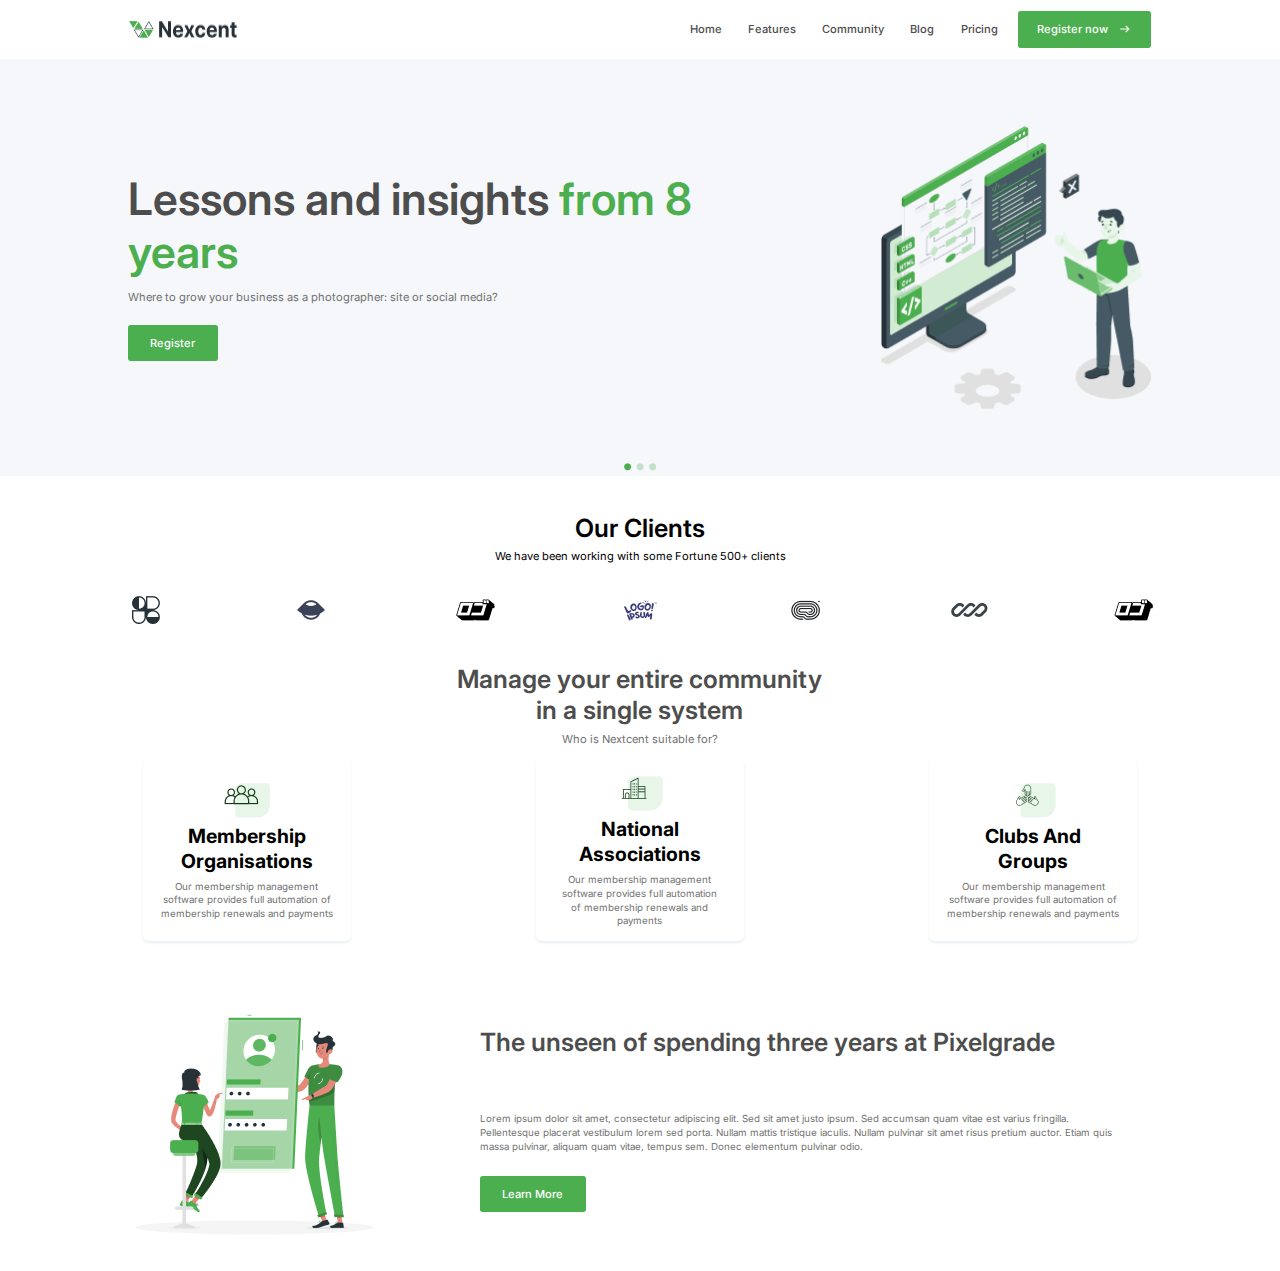
<file: level 63/homework/index.html>
<!DOCTYPE html>
<html lang="en">
<head>
    <meta charset="UTF-8">
    <meta name="viewport" content="width=device-width, initial-scale=1.0">
    <title>Document</title>
    <link rel="stylesheet" href="/level 63/homework/style.css">
    <link rel="stylesheet" href="https://cdnjs.cloudflare.com/ajax/libs/font-awesome/6.0.0/css/all.min.css">

</head>
<body>
    <header>
        <div class="head_parent_div">
            <div class="head_logo_div">
                <img class="head_logo" src="/level 63/homework/logo.png" alt="">
                <img src="/level 63/homework/Nexcent.png" alt="">

            </div>
            <div class="nav_div">
                <i class="fa-solid fa-bars"></i>
                <nav>
                    <ul>
                        <li>Home</li>
                        <li>Features</li>
                        <li>Community</li>
                        <li>Blog</li>
                        <li>Pricing</li>
                    </ul>
                </nav>
                <button class="register_button">Register now<svg class="arrow" xmlns="http://www.w3.org/2000/svg" height="24px" viewBox="0 -960 960 960" width="24px" fill="#ffffff"><path d="m560-240-56-58 142-142H160v-80h486L504-662l56-58 240 240-240 240Z"/></svg></button>
            </div>
        </div>
    </header>
    <main>
        <section class="sec1">
            <div class="sec1_parent_div">
                <div class="sec1_text_div">
                    <p class="sec1_title">Lessons and insights <span id="from">from 8 years </span></p>
                    <p class="sec1_text">Where to grow your business as a photographer: site or social media?</p>
                    <button class="sec1_button">Register</button>
                </div>
                <img class="sec1_img" src="/level 63/homework/sec2_img.png" alt="">
                
            </div>
            <img class="dot" src="/level 63/homework/Dot (1).png" alt="">
        </section>

        <section class="sec2">
            <div class="sec2_text_parent">
                <p class="sec2_title">Our Clients</p>
                <p class="sec2_text">We have been working with some Fortune 500+ clients</p>
                </div>
            <div class="sec2_icones_parent">
                <img class="icon" src="/level 63/homework/icone1.png" alt="">
                <img class="icon" src="/level 63/homework/icone2.png" alt="">
                <img class="icon" src="/level 63/homework/icone3.png" alt="">
                
                <img class="icon" src="/level 63/homework/icone5.png" alt="">
                <img class="icon" src="/level 63/homework/icone6.png" alt="">
                <img class="icon" src="/level 63/homework/icone8.png" alt="">
                <img class="icon" src="/level 63/homework/icone9.png" alt="">
                
            </div>
        </section>


        <section class="sec3">
            <div class="sec3_text_div">
                <p class="sec3_title">
                    Manage your entire community in a single system
                </p>
                <p class="sec3_text">
                    Who is Nextcent suitable for?

                </p>

            </div>
            <div class="sec3_card_parent">
                <div class="sec3_card">
                    <img class="sec3_card_img" src="/level 63/homework/sec3_icon1.png" alt="">
                    <p class="sec3_card_title">
                        Membership Organisations
                    </p>
                    <p class="sec3_card_text">Our membership management software provides full automation of membership renewals and payments</p>
                </div>
                <div class="sec3_card">
                    <img class="sec3_card_img" src="/level 63/homework/sec3_icon2.png" alt="">
                    <p class="sec3_card_title">National Associations</p>
                    <p id="special" class="sec3_card_text">Our membership management software provides full automation of membership renewals and payments</p>
                </div>
                <div class="sec3_card">
                    <img class="sec3_card_img" src="/level 63/homework/sec3_icon3.png" alt="">
                    <p class="sec3_card_title">Clubs And Groups</p>
                    <p class="sec3_card_text">Our membership management software provides full automation of membership renewals and payments</p>
                </div>
            </div>
        </section>


        <section class="sec4">
            <img class="sec4_img" src="/level 63/homework/Frame 35.png" alt="">
            <div class="sec4_text_div">
                <p class="sec4_title">The unseen of spending three years at Pixelgrade</p>
                <p class="sec4_text">Lorem ipsum dolor sit amet, consectetur adipiscing elit. Sed sit amet justo ipsum. Sed accumsan quam vitae est varius fringilla. Pellentesque placerat vestibulum lorem sed porta. Nullam mattis tristique iaculis. Nullam pulvinar sit amet risus pretium auctor. Etiam quis massa pulvinar, aliquam quam vitae, tempus sem. Donec elementum pulvinar odio.</p>
                <button class="sec4_button">Learn More</button>
            </div>
        </section>
    </main>
</body>
</html>
</file>
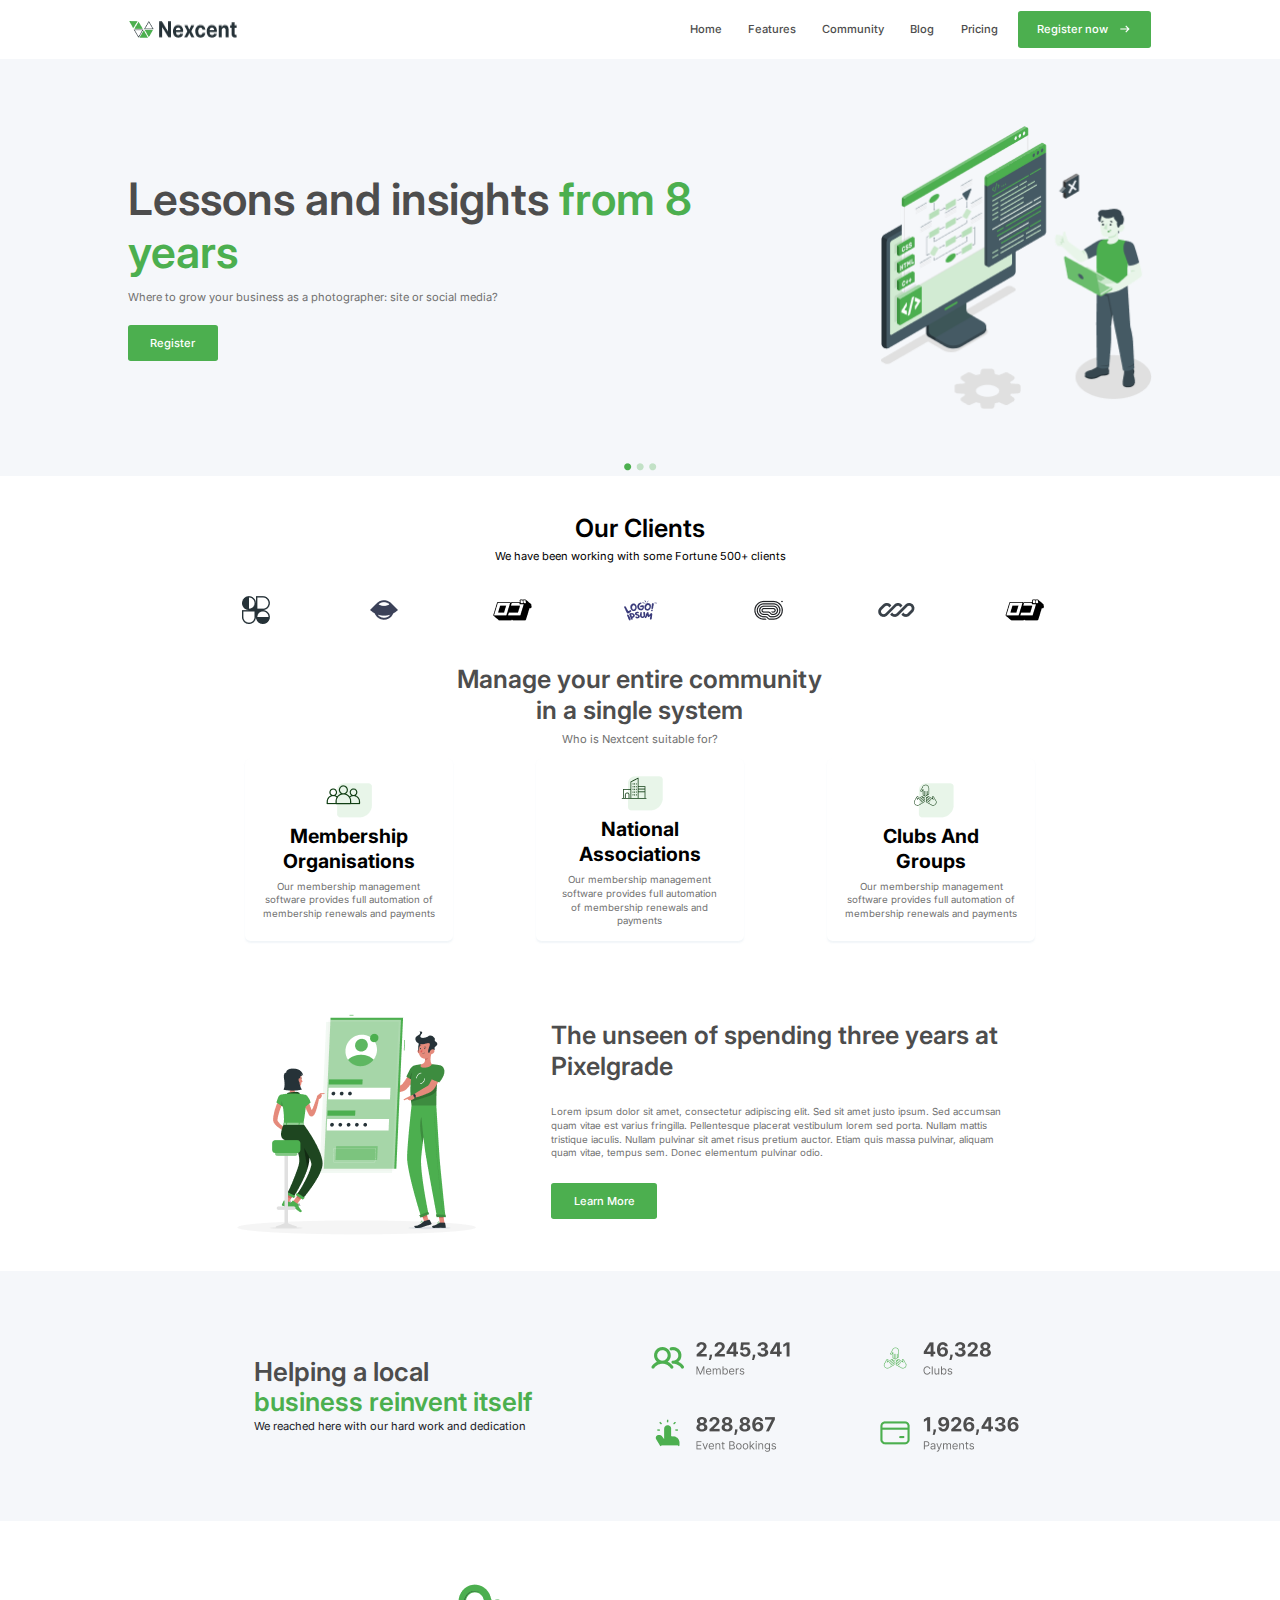
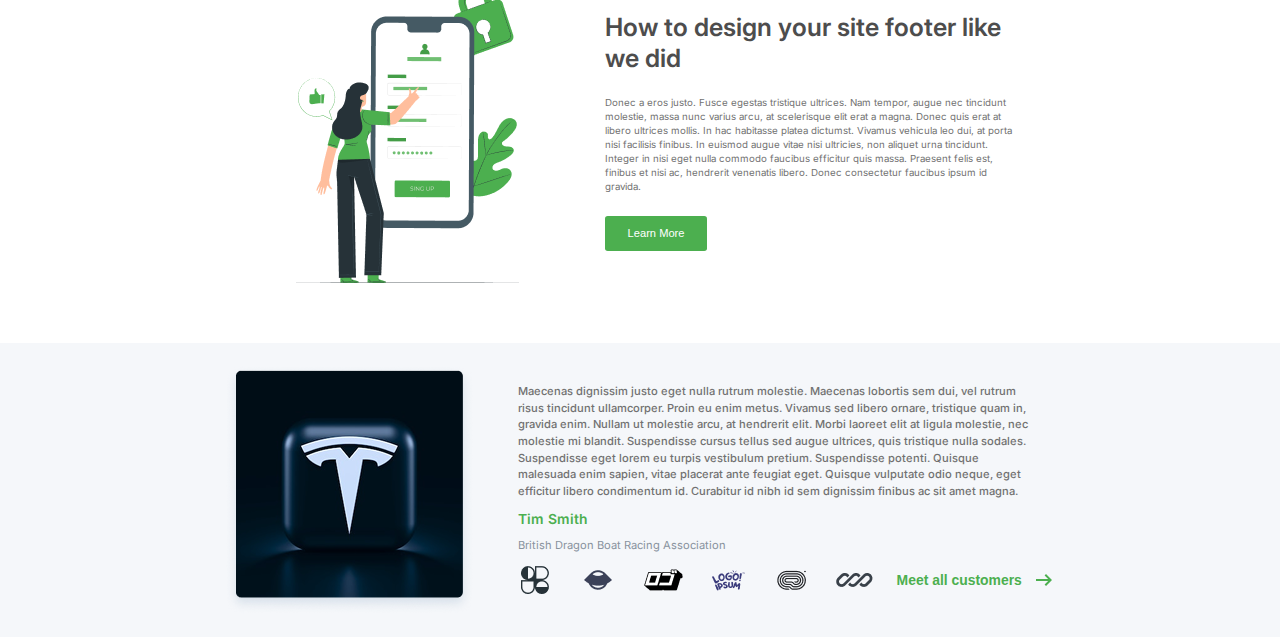
<file: level 65/homework/index.html>
<!DOCTYPE html>
<html lang="en">
<head>
    <meta charset="UTF-8">
    <meta name="viewport" content="width=device-width, initial-scale=1.0">
    <title>Document</title>
    <link rel="stylesheet" href="/level 65/homework/style.css">
    <link rel="stylesheet" href="https://cdnjs.cloudflare.com/ajax/libs/font-awesome/6.0.0/css/all.min.css">

</head>
<body>
    <header>
        <div class="head_parent_div">
            <div class="head_logo_div">
                <img class="head_logo" src="/level 63/homework/logo.png" alt="">
                <img src="/level 63/homework/Nexcent.png" alt="">

            </div>
            <div class="nav_div">
                <i class="fa-solid fa-bars"></i>
                <nav>
                    <ul>
                        <li>Home</li>
                        <li>Features</li>
                        <li>Community</li>
                        <li>Blog</li>
                        <li>Pricing</li>
                    </ul>
                </nav>
                <button class="register_button">Register now<svg class="arrow" xmlns="http://www.w3.org/2000/svg" height="24px" viewBox="0 -960 960 960" width="24px" fill="#ffffff"><path d="m560-240-56-58 142-142H160v-80h486L504-662l56-58 240 240-240 240Z"/></svg></button>
            </div>
        </div>
    </header>
    <main>
        <section class="sec1">
            <div class="sec1_parent_div">
                <div class="sec1_text_div">
                    <p class="sec1_title">Lessons and insights <span id="from">from 8 years </span></p>
                    <p class="sec1_text">Where to grow your business as a photographer: site or social media?</p>
                    <button class="sec1_button">Register</button>
                </div>
                <img class="sec1_img" src="/level 63/homework/sec2_img.png" alt="">
                
            </div>
            <img class="dot" src="/level 63/homework/Dot (1).png" alt="">
        </section>

        <section class="sec2">
            <div class="sec2_text_parent">
                <p class="sec2_title">Our Clients</p>
                <p class="sec2_text">We have been working with some Fortune 500+ clients</p>
                </div>
            <div class="sec2_icones_parent">
                <img class="icon" src="/level 63/homework/icone1.png" alt="">
                <img class="icon" src="/level 63/homework/icone2.png" alt="">
                <img class="icon" src="/level 63/homework/icone3.png" alt="">
                
                <img class="icon" src="/level 63/homework/icone5.png" alt="">
                <img class="icon" src="/level 63/homework/icone6.png" alt="">
                <img class="icon" src="/level 63/homework/icone8.png" alt="">
                <img class="icon" src="/level 63/homework/icone9.png" alt="">
                
            </div>
        </section>


        <section class="sec3">
            <div class="sec3_text_div">
                <p class="sec3_title">
                    Manage your entire community in a single system
                </p>
                <p class="sec3_text">
                    Who is Nextcent suitable for?

                </p>

            </div>
            <div class="sec3_card_parent">
                <div class="sec3_card">
                    <img class="sec3_card_img" src="/level 63/homework/sec3_icon1.png" alt="">
                    <p class="sec3_card_title">
                        Membership Organisations
                    </p>
                    <p class="sec3_card_text">Our membership management software provides full automation of membership renewals and payments</p>
                </div>
                <div class="sec3_card">
                    <img class="sec3_card_img" src="/level 63/homework/sec3_icon2.png" alt="">
                    <p class="sec3_card_title">National Associations</p>
                    <p id="special" class="sec3_card_text">Our membership management software provides full automation of membership renewals and payments</p>
                </div>
                <div class="sec3_card">
                    <img class="sec3_card_img" src="/level 63/homework/sec3_icon3.png" alt="">
                    <p class="sec3_card_title">Clubs And Groups</p>
                    <p class="sec3_card_text">Our membership management software provides full automation of membership renewals and payments</p>
                </div>
            </div>
        </section>


        <section class="sec4">
            <img class="sec4_img" src="/level 63/homework/Frame 35.png" alt="">
            <div class="sec4_text_div">
                <p class="sec4_title">The unseen of spending three years at Pixelgrade</p>
                <p class="sec4_text">Lorem ipsum dolor sit amet, consectetur adipiscing elit. Sed sit amet justo ipsum. Sed accumsan quam vitae est varius fringilla. Pellentesque placerat vestibulum lorem sed porta. Nullam mattis tristique iaculis. Nullam pulvinar sit amet risus pretium auctor. Etiam quis massa pulvinar, aliquam quam vitae, tempus sem. Donec elementum pulvinar odio.</p>
                <button class="sec4_button">Learn More</button>
            </div>
        </section>



        <section class="sec5">

            <div class="sec5_left_div">
                <p class="sec5_title">
                    Helping a local <span id="sec5_span">business reinvent itself</span>
                </p>
                <p class="sec5_p">
                    We reached here with our hard work and dedication
                </p>
            </div>



            <div class="sec5_right_div">
                <img class="sec5_img" src="/level 65/homework/2.png" alt="">
                <img class="sec5_img" src="/level 65/homework/1.png" alt="">
                <img class="sec5_img" src="/level 65/homework/3.png" alt="">
                <img class="sec5_img" src="/level 65/homework/4.png" alt="">
            </div>

        </section>


        <section class="sec_6">
            <img src="/level 65/homework/sec_6.png" alt="">
            <div class="sec6_div">
                <h1 class="sec6_title">
                    How to design your site footer like we did
                </h1>
                <p class="sec6_p">
                    Donec a eros justo. Fusce egestas tristique ultrices. Nam tempor, augue nec tincidunt molestie, massa nunc varius arcu, at scelerisque elit erat a magna. Donec quis erat at libero ultrices mollis. In hac habitasse platea dictumst. Vivamus vehicula leo dui, at porta nisi facilisis finibus. In euismod augue vitae nisi ultricies, non aliquet urna tincidunt. Integer in nisi eget nulla commodo faucibus efficitur quis massa. Praesent felis est, finibus et nisi ac, hendrerit venenatis libero. Donec consectetur faucibus ipsum id gravida.
                </p>
                <button class="sec6_button">
                    Learn More
                </button>
            </div>
        </section>


        <section class="sec_7">
            <img src="/level 65/homework/sec7_img.png" alt="">
            <div class="sec7_parent">
                
                <p class="sec7_p">
                    Maecenas dignissim justo eget nulla rutrum molestie. Maecenas lobortis sem dui, vel rutrum risus tincidunt ullamcorper. Proin eu enim metus. Vivamus sed libero ornare, tristique quam in, gravida enim. Nullam ut molestie arcu, at hendrerit elit. Morbi laoreet elit at ligula molestie, nec molestie mi blandit. Suspendisse cursus tellus sed augue ultrices, quis tristique nulla sodales. Suspendisse eget lorem eu turpis vestibulum pretium. Suspendisse potenti. Quisque malesuada enim sapien, vitae placerat ante feugiat eget. Quisque vulputate odio neque, eget efficitur libero condimentum id. Curabitur id nibh id sem dignissim finibus ac sit amet magna.
                </p>
                <h3 class="sec7_title">Tim Smith</h3>
                <p class="sec7_p2">
                    British Dragon Boat Racing Association
                </p>
                
                <div class="sec7_icones">
                    <div class="icones">
                        <img class="icon" src="/level 63/homework/icone1.png" alt="">
                        <img class="icon" src="/level 63/homework/icone2.png" alt="">
                        <img class="icon" src="/level 63/homework/icone3.png" alt="">
                        
                        <img class="icon" src="/level 63/homework/icone5.png" alt="">
                        <img class="icon" src="/level 63/homework/icone6.png" alt="">
                        <img class="icon" src="/level 63/homework/icone8.png" alt="">
                        
                    </div>
                
                    <button class="meet_all">Meet all customers
                        <svg xmlns="http://www.w3.org/2000/svg" height="24px" viewBox="0 -960 960 960" width="24px" fill="#4CAF4F"><path d="m560-240-56-58 142-142H160v-80h486L504-662l56-58 240 240-240 240Z"/></svg>
                    </button>



                   
                </div>
            </div>
        </section>


    </main>
</body>
</html>
</file>
<file: level 42/classwork/style.css>
button{
    background-color: red;
    color: blue;
    transition: 0.5s;
    width: 300px;
    height: 300px;
    border: double 10px maroon;
}
button:hover{
    background-color: aqua;
    color: rgb(255, 3, 179);
    width: 500px;
    height: 300px;
    border: dashed 10px blue;

}
button:active{
    font-size: x-large;
    height: 500px;
    background-color: rgb(231, 248, 0);
    border: dotted 10px orange;
    border
}
</file>
<file: level 46/classwork/style.css>
main{
    display: flex;
}
#div1{
    width: 50%;
    height: 50px;

}
#div1{
    display: flex;
    flex-direction: row;
    justify-content: center;
    align-items: center;

    background-color: rgb(0, 0, 0);
}
#div2{
    width: 30%;
    height: 50px;
    background-color: rgb(0, 0, 0);
}
#div3{
    display: flex;
    justify-content: center;
    align-items: center;

    width: 20%;
    height: 50px;
}
p{
    font-size: small;
    color: white;
    font-weight: bold;
}
#div2{
    display: flex;
    justify-content: space-between;
}
i{
    color: chartreuse;
}
h4{
    font-family:cursive;
    color: chartreuse;
    
}
div{
    background-color: black;
    border-top: 1px solid white;
}
</file>
<file: level 55/classwork/style.css>
body{
    display: flex;
    justify-content: center;
    align-items: center;
    height: 400vh;
    width: 1500px;
    flex-direction: column;

}
.parent{
    width: 90%;
    height: 115vh;
    border: 5px solid black;
    background-color: aqua;
    display: grid;
    grid-template-columns: 200px 300px 400px 500px;
    grid-template-rows: 200px 300px 400px;
    margin-bottom: 50px;

}
.child{
    background-color: brown;
    height: 80%;
    width: 90%;
}
.parent2{
    width: 90%;
    height: 115vh;
    border: 5px solid black;
    background-color: aqua;
    display: grid;
    
    grid-template-rows: 35% 35% 35%;
    grid-template-columns: 50% 50%;
}
.child2{
    background-color: brown;
    height: 80%;
    width: 80%;
    
}
</file>
<file: level 58/classwork/style.css>
body{
    height: 100vh;
    display: flex;
    justify-content: center;
    align-items: center;
}
section{
    width: 90%;
    height: 80%;
    display: grid;
    grid-template-columns: 10% 10% 10%  10% 10% 10%  10% 10% 10%;
    gap: 10px;
    padding: 20px;
    box-sizing: border-box;
    background-color: brown;
}
div{
    background-color: aqua;
}
@media (max-width: 700px){
    section{
        grid-template-columns: 30% 30% 30%;
    }
}
@media (max-width: 450px){
    section{
        grid-template-columns: 90%;
    }
}
</file>
<file: level 59/homework/style.css>
@import url('https://fonts.googleapis.com/css2?family=Roboto:ital,wght@0,100..900;1,100..900&display=swap');

body{
    height: 100%;
}

header{
    height: 56px;
    display: flex;
    justify-content: center;
    align-items: center;
    
}
.header{
    
    width: 1078px;
    height: 100%;
    box-sizing: border-box;
    display: flex;
    
}
nav{
    width: 423px;
    height:56px;
    display: flex;
    align-items: center;
    
    
    
}
ul{
    width: 100%;
    height: 100%;
    display: flex;
    justify-content: center;
    align-items: center;
    justify-content: space-between;
    
}
.parent_one{
    display: flex;
    align-items: center;
    gap: 83px;
    width: 572px;
    
}
li{
    list-style: none;
    font-family: "Roboto", serif;
    color: #1C1B1B;
    font-weight: 700;
}
.parent_icones{
    display: flex;
    justify-content: flex-end;
    width: 492px;
    
    display: flex;
    align-items: center;
    gap: 10px;
}
.icon1{
    width: 21px;
    height: 20px;
}
.icon2{
    width: 40px;
    height: 40px;
}
.icon3{
    width: 36px;
    height: 42px;
}
.fa-bars{
    display: none !important;
    font-size: 24px;
    
    
}
.sec1_parent_div{
    height:554px;
    width: 1300px;
    
    display: flex;
    align-items: center;
    justify-content: center;
    padding-left: 145px;

    box-sizing: border-box;
}
.sec1{
    background-color: #F0EFEB;
    display: flex;
    width: auto;
    height: auto;
    justify-content: center;
    align-items: center;
}
.sec1_title{
    font-size: 60px;
    font-weight: 700;
    margin-top: 0px;
    margin-bottom: 0px;
    font-family: "Roboto", serif;
    font-weight: 700;
}
.sec1_text{
    width: 50%;
}
.sec1_p{
    font-family: "Roboto", serif;
    font-size: 24px;
    font-weight: 400;
}
.button_1{
    width: 129px;
    height: 36px;
    border: none;
    font-size: 17px;
    font-weight: 400;
    color: white;
    background-color: #000000;
    border-radius: 70px;
}
.sec_2{
    height: auto;
    width: auto;
    padding-left: 140px;
    padding-right: 140px;
    display: flex;
    justify-content: center;
    align-items: center;
    flex-direction: column;
    
}
.sec2_title{
    font-size: 36px;
    font-weight: 700;
    text-align: center;
    font-family: "Roboto", serif;
    margin-top: 50px;
    margin-bottom: 70px;
}
.sec2_p{
    font-family: "Roboto", serif;
    font-weight: 400;
    font-size: 20px;
    text-align: center;
    margin-bottom: 50px;
    padding-left: 250px;
    padding-right: 250px;
}
.sec2_pics{
    width: 100%;
    height: auto;
    display: grid;
    grid-template-columns: repeat(auto-fit, minmax(315px, 1fr));
    justify-content: center;
    align-content: center;
    align-items: center;
    justify-items: center;
    gap: 0px;
    padding-bottom: 250px;
    

    
}
.sec2_pic_div{
    width: 314.66px;
    height: 584.27px;
    
    
    
}
.sec2_pic_title{
    font-family: "Roboto", serif;
    font-size: 17px;
    text-align: center;
    font-weight: 700;
    padding-left: 80px;
    padding-right: 80px;
    margin-bottom: 0px;
}
.sec2_pic_usd{
    font-family: "Roboto", serif;
    font-size: 17px;
    font-weight: 400;
    text-align: center;
    margin-top: 18px;
    margin-bottom: 0px;
}
.sec2_pic_buy{
    font-family: "Roboto", serif;
    text-align: center;
    font-size: 17px;
    font-weight: 700;
    text-decoration: underline;
    margin-top: 10px;
}
.sec_3{
    background-color: #CCCCCC4D;
    padding-left: 180px;
    padding-right: 180px;
    height: auto;
    padding-top: 60px;
    padding-bottom: 60px;
    display: flex;
    gap: 50px;
    align-items: center;
}
.sec3_img{
    width: 385px;
    height: 525px;
}
.sec3_title{
    font-size: 36px;
    font-family: "Roboto", serif;
    font-weight: 700;
    

}
.sec3_p{
    font-size: 36px;
    font-weight: 400;
    font-family: "Roboto", serif;
    margin-top: 0px;
}
.sec3_title2{
    font-size: 17px;
    font-family: "Roboto", serif;
    font-weight: 700;
    text-decoration: underline;

}
.sec3_text_div{
    display: flex;
    flex-direction: column;
    justify-content: center;
    padding-right: 12%;
}

.sec_4{
    
    padding-left: 180px;
    padding-right: 180px;
    height: auto;
    padding-top: 60px;
    padding-bottom: 60px;
    display: flex;
    gap: 50px;
    align-items: center;
    background-color: #cccccc96;
    
}
.sec4_img{
    width: 385px;
    height: 525px;
}
.sec4_title{
    font-size: 36px;
    font-family: "Roboto", serif;
    font-weight: 700;
    text-align: right;

}
.sec4_p{
    font-size: 36px;
    font-weight: 400;
    font-family: "Roboto", serif;
    text-align: end;
    margin-top: 0px;
}
.sec4_title2{
    font-size: 17px;
    font-family: "Roboto", serif;
    font-weight: 700;
    text-decoration: underline;

}
.sec4_text_div{
    display: flex;
    flex-direction: column;
    align-items: flex-end;
    padding-left: 15%;
   
}
.sec5_p{
    font-size: 36px;
    font-weight: 400;
    font-family: "Roboto", serif;
    margin-right: -29px;
    margin-top: 0px;
}
#sec_3{
    border-bottom: 5px solid #CCCCCC99;
    box-sizing: border-box;
}
.sec_6{
    padding-top: 170px;
    display: flex;
    flex-direction: column;
    justify-content: center;
    align-items: center;
    width: auto;
    padding-bottom: 550px;
}
.sec6_p{
    display: flex;
    
    font-weight: 400;
    font-family: "Roboto", serif;
    font-size: 36px;
    margin-top: 0px;
    margin-bottom: 0px;
    text-shadow: 2px 5px 5px rgba(128, 128, 128, 0.419);
    justify-content: center;
    text-align: center;
}
.sec6_div{
    display: flex;
    flex-direction: column;
    justify-content: center;
    align-items: center;
    gap: 90px;
    
    width: 80%;
}
.colors{
    display: grid;
    justify-content: center;
    align-content: center;
    grid-template-columns: repeat(auto-fill, minmax(250px, 1fr));
    width: 90%;
    justify-items: center;
    align-items: center;
    gap: 20px;
    row-gap: 100px;
}
.col{
    width: 338.66px;
    height: 167.5px;
}
.sec_7{
    background-color: #F0F0F0;
    display: flex;
    flex-direction: column;
    justify-content: center;
    align-items: center;
    height: 500px;
    border-bottom: 5px solid #CCCCCC99;
    box-sizing: border-box;
    padding-bottom: 30px;
    
    
}
.sec7_p{
    text-align: center;
    font-family: "Roboto", serif;
    font-size: 36px;
    font-weight: 700;
    text-shadow: 2px 5px 5px rgba(128, 128, 128, 0.419);
    margin-top: 0px;
    margin-bottom: 0px;
    
}
.sec7_p_div{
    margin-left: 20px;
    margin-right: 20px;
}
.sec7_div{
    display: flex;
    gap: 130px;
    flex-direction: column;
    position: absolute;
    top: 4800px;
    width: 100%;

}
.pic_7{
    display: grid;
    grid-template-columns: repeat(auto-fit, minmax(50px, 450px));
    justify-content: center;
    align-content: center;
    
    justify-items: center;
    align-items: center;
}
.sec_8{
    display: flex;
    justify-content: center;
    align-items: center;
    flex-direction: column;
    padding-top: 40px;
    padding-bottom: 80px;

}
.sec8_div{
    display: flex;
    flex-direction: column;
    justify-content: center;
    align-items: center;
}
.sec8_title{
    font-weight: 700;
    font-family: "Roboto", serif;
    font-size: 36px;
    text-shadow: 2px 5px 5px rgba(128, 128, 128, 0.419);
    margin-bottom: 0px;
    
}
.sec8_p{
    text-shadow: 2px 5px 5px rgba(128, 128, 128, 0.419);
    font-weight: 700;
    font-family: "Roboto", serif;
    font-size: 17px;
    margin-top: 10px;
    padding-left: 480px;
    padding-right: 480px;
    text-align: center;
}
form{
    display: grid;
    column-gap: 50px;
    row-gap: 20px;
    margin-top: 10px;


}
.in_1{
    grid-column: 1;
    width: 153px;
    height: 35px;
    border: 1px solid black;
    box-shadow: 2px 5px 5px rgba(128, 128, 128, 0.2);
    padding-left: 10px;
}
.in_2{
    grid-column: 2;
    width: 153px;
    height: 35px;
    border: 1px solid black;
    box-shadow: 2px 5px 5px rgba(128, 128, 128, 0.232);
    padding-left: 10px;
}
.in_3{
    grid-column: 1/3;
    width: 366px;
    height: 35px;
    border: 1px solid black;
    box-shadow: 2px 5px 5px rgba(128, 128, 128, 0.219);
    padding-left: 10px;
}
.last_but{
    width: 115px;
    height: 33px;
    color: white;
    font-weight: 400;
    font-size: 14px;
    text-align: center;
    font-family: "Roboto", serif;
    border: none;
    margin-top: 20px;
    background-color: #000000;
    box-shadow: 2px 5px 5px rgba(128, 128, 128, 0.419);
    border-radius: 50px;


}
footer{
    background-color: #020202;
    display: flex;
    padding: 40px;
    box-sizing: border-box;
    justify-content: space-around;
    
    

}
.ddiv{
    display: flex;
    
    width: 35%;
    
}
.last_p{
    color: white;
    font-family: "Roboto", serif;
    font-weight: 400;
    font-size: 14px;

}
.last_title{
    color: white;
    font-family: "Roboto", serif;
    font-weight: 400;
    font-size: 14px;
    margin-bottom: 30px;
    
}
.last_div{
    width: 50%;
}
.last_logo_div{
    display: flex;
    flex-direction: column;
    gap: 20px;
}
.last_logo{
    width: 129px;
    height: 41px;
}
@media (max-width: 1350px){
    .sec_7{
        height: auto;
        padding-top: 100px;
        
    }
    .sec7_div{
        position:static;
        display: flex;
    }
    .sec_6{
        padding-bottom: 100px;
    }
    .pic_7{
        row-gap: 70px;

    }
    

    .sec8_p{
        padding-left: 20px;
        padding-right: 20px;
    }

}

@media (max-width: 1130px){

    ul{
        display: none;
    }
    .fa-bars{
        display: block !important;
    }
    .nav{
        width: 20%;
    }
    .header{
        width: 100%;
        padding: 20px;
    }
    .parent_one{
        display: flex;
        gap: 0px;
    }
    .sec_3{
        display: flex;
        flex-direction: column;
        justify-content: center;
        align-items: center;
        padding-left: 15px;
        padding-right: 15px;
        
    }
    .sec3_text_div{
        display: flex;
        flex-direction: column;
        justify-content: center;
        align-items: center;
        padding-right: 0px;
    }
    .sec3_title{
        text-align: center;
    }
    .sec3_p{
        text-align: center;
    }
    .sec5_p{
        text-align: center;
        margin-right: 0px;
    }
    .sec_4{
        display: flex;
        flex-direction: column;
        justify-content: center;
        align-items: center;
        padding-left: 15px;
        padding-right: 15px;
        
        
    }
    .sec4_text_div{
        display: flex;
        flex-direction: column;
        justify-content: center;
        align-items: center;
        padding-right: 0px;
        padding-left: 0px;
        
    }
    .sec4_title{
        text-align: center;
    }
    .sec4_p{
        text-align: center;
    }
    
    
}
@media (max-width: 1020px){
    .sec1_parent_div{
        display: grid;
        grid-template-columns: 100% ;
        height: auto;
        justify-content: center;
        align-content: center;
        padding-left: 0px;
        justify-items: center;
        align-items: center;
        grid-template-rows: auto;
        margin-top: 50px;
    }
    .sec1_title{
        text-align: center;
    }
    .sec1_text{
        display: flex;
        flex-direction: column;
        justify-content: center;
        align-items: center;
    }
    .sec1_p{
        text-align: center;
    }
    .pic_1{
        width: 100%;
    }
    .sec2_p{
        padding-left: 0px;
        padding-right: 0px;
    }
    .sec_2{
        padding: 40px;
    }
    .sec3_img{
        width: 325px;
        height: 465px;
    }
    .sec4_img{
        width: 325px;
        height: 465px;
    }
    .last_logo_div{
        
        width: 30%;
    }
    .ddiv{
        gap: 20px;
    }
    footer{
        justify-content: space-evenly;
    }
    
    
    
    

}
@media (max-width: 450px){
    footer{
        display: flex;
        flex-direction: column;
        gap: 20px;
        
        
    }
    .ddiv{
        
        flex-direction: row;
        width: 100%;
        gap: 0px;
    }
    .last_div{
        
        margin-left: 0px;
        
    }
    .last_logo{
        
    }
    .last_div2{
        margin-right: 0px;
    }
    .last_logo_div{
        
    }
}



@media (max-width: 400px){
    form{
        grid-template-columns: 100%;
        column-gap: 0px;
    }
    .in_1{
        grid-column: 1/3;
        grid-row: 1;
        width: 100%;

    }
    .in_2{
        grid-column: 1/3;
        width: 100%;
        grid-row: 2;
    }
    .in_3{
        grid-column: 1/3;
        grid-row: 3;
        width: 100%;
    }
    
}
</file>
<file: level 63/homework/style.css>
@import url('https://fonts.googleapis.com/css2?family=Inter:ital,opsz,wght@0,14..32,100..900;1,14..32,100..900&display=swap');
*{
    box-sizing: border-box;
    padding: 0px;
    margin: 0px;
}
body{
    width: auto;
}
header{
    display: flex;
    justify-content: center;
    align-items: center;
    height: 58.76416778564453px;
    width: 100%;

}
.head_parent_div{
    width: 79.81%;
    
    display: flex;
    height: 100%;
    justify-content: center;
    align-items: center;
    justify-content: space-between;

    
}
.head_logo_div{
    display: flex;
    flex-direction: row;
    gap: 5px;
}
.nav_div{
    display: flex;
    flex-direction: row;
    width: 64.90%;
    justify-content: flex-end;
    align-items: center;
    gap: 20px;
}
.head_logo{
    width:24.3624324798584px;
    height: 16.70566749572754px;
    

}
nav{
    display: flex;
    align-items: center;
    width: 307.8217468261719px;
    
}
ul{
    display: flex;
    justify-content: space-between;
    width: 100%;
    

    

}
li{
    list-style: none;
    font-size: 11.14px;
    font-family: "Inter", serif;
    font-weight: 500;
    color: #4D4D4D;
    
}
.register_button{
    width: 133.25411987304688px;
    height: 36.48994445800781px;
    display: flex;
    align-items: center;
    justify-content: center;
    font-family: "Inter", serif;
    font-size: 11.14px;
    gap: 9.7px;
    font-weight: 500;
    color:#FFFFFF;
    border: none;
    background: #4CAF4F;
    border-radius: 2.78px;

    
}
.arrow{
    width: 13.962774276733429px;
    
    
}
i{
    display: none !important;
}
.sec1{
    padding-top: 66,82267761px;
    padding-bottom: 66,82267761px;
    display: flex;
    justify-content: center;
    align-items: center;
    height: 416.94561767578125px;
    width: auto;
    background-color: #F5F7FA;
    position: relative;

}
.sec1_parent_div{
    display: flex;
    flex-direction: row;
    gap: 13%;
  
    width: 80%;
    
}
.sec1_img{
    height: 283.3002624511719px;
    width: 272.1631774902344px;
}
.sec1_text_div{
    display: flex;
    
    justify-content: center;
    flex-direction: column;
    gap: 11.14px;
}
.sec1_title{
    font-family: "Inter", serif;
    font-size: 44.55px;
    font-weight: 600;
    color: #4D4D4D;
    line-height: 52.9px;

}
#from{
    color: #4CAF4F;

}
.sec1_text{
    font-family: "Inter", serif;
    font-weight: 400;
    color: #717171;
    font-size: 11.14px;

}
.sec1_button{
    width: 89.54844665527344px;
    height: 36.48994445800781px;
    border-radius: 2.78px;
    background-color: #4CAF4F;
    border: none;
    margin-top: 9.74px;
    font-family: "Inter", serif;
    font-weight: 500;
    font-size: 11.14px;
    text-align: center;
    color: #FFFFFF;


}
.dot{
    position: absolute;
    top: 97%;
    
}
.sec2{
    height: 132.92047119140625px;
    margin-top: 27.84px;
    margin-bottom: 11.14px;
    display: flex;
    justify-content: center;
    align-items: center;
    flex-direction: column;
    gap: 30.14px;
    margin-bottom: 27.84px;
    
    
}
.sec2_text_parent{
    display: flex;
    align-items: center;
    justify-content: center;
    flex-direction: column;
    gap: 5.57px;
}
.sec2_title{
    font-family: "Inter", serif;
    font-weight: 600;
    font-size: 25.06px;
    text-align: center;
}
.sec2_text{
    font-family: "Inter", serif;
    font-weight: 400;
    font-size: 11.14px;
    text-align: center;
}
.sec2_icones_parent{
    width: 90%;
    display: grid;
    justify-items: center;
    align-content: center;
    align-items: center;
    justify-content: center;
    grid-template-columns: repeat(auto-fit, minmax(100px, 2fr));
    height: auto;
    
}
.sec3{
 
    display: flex;
    flex-direction: column;
    justify-content: center;
    align-items: center;
    gap: 11.14px;
   
}
.sec3_text_div{
    display: flex;
    align-items: center;
    justify-content: center;
    flex-direction: column;
    gap: 5.57px;
}
.sec3_title{
    font-family: "Inter", serif;
    font-weight: 600;
    font-size: 25.06px;
    text-align: center;
    width: 377.2696533203125px;
    color: #4D4D4D;
    line-height: 30.63px;

}
.sec3_text{
    font-family: "Inter", serif;
    font-weight: 400;
    font-size: 11.14px;
    line-height: 16.71px;
    text-align: center;
    color: 
    #717171;
}
.sec3_card_parent{
    display: grid;
    justify-content: center;
    justify-items: center;
    align-items: center;
    align-content: center;
    padding-left: 100.23px;
    padding-right: 100.23px;
    grid-template-columns: repeat(auto-fit, minmax(150px, 1fr));
    width: 100%;
    height: auto;
    gap:100px;
    
    
}
.sec3_card{
    display: flex;
    justify-content: center;
    align-items: center;
    flex-direction: column;
    width: 208.12477111816406px;
    height: 182.09689331054688px;
    padding-left: 22.27px;
    padding-right: 22.27px;
    padding-top: 16.71px;
    padding-bottom: 16.71px;
    gap: 5.57px;
    border-radius: 5.57px;
    box-shadow: 0px 1.39px 2.78px #abbed140;
    
}
.sec3_card_title{
    font-family: "Inter", serif;
    font-size: 19.49px;
    line-height: 25.06px;
    text-align: center;
    font-weight: 700;
}
.sec3_card_text{
    font-family: "Inter", serif;
    font-size: 9.74px;
    line-height: 13.92px;
    text-align: center;
    font-weight: 400;
    width: 174.71343994140625px;
    height: 42px;
    color: #717171;
    gap: 5.57px;

}
#special{
    width: 167.05667114257812px;
    height: 56px;
}
.sec4{
    display: flex;
    padding-left: 100.23px;
    padding-right: 100.23px;
    gap: 7%;
    margin-top: 27.84px;
    align-items: center;
    padding-right: 13%;
    
    
    
}


.sec4_text_div{
    display: flex;
    flex-direction: column;
    gap: 22.27px;
    justify-content: center;
    align-items: flex-start;
    
   
    
}
.sec4_title{
    font-family: "Inter", serif;
    font-weight: 600;
    font-size: 25.06px;
    line-height: 30.63px;
    color: #4D4D4D;
   
    height: 62px;
   

}
.sec4_text{
    font-family: "Inter", serif;
    font-weight: 400;
    font-size: 9.74px;
    line-height: 13.92px;
    color: #717171;
}
.sec4_button{
    width: 105.54844665527344px;
    height: 36.48994445800781px;
    border-radius: 2.78px;
    padding-top: 9.74px;
    padding-right: 22.27px;
    padding-bottom: 9.74px;
    padding-left: 22.27px;
    gap: 6.96px;
    background-color: #4CAF4F;
    border: none;
    font-family: "Inter", serif;
    font-weight: 500;
    font-size: 11.14px;
    line-height: 16.71px;
    text-align: center;
    color: #FFFFFF;

    

    
}
@media (max-width: 700px){
    nav{
        display: none;
    }
    i{
        display: block !important;
    }
    .sec1_parent_div{
        display: grid;
        justify-items: center;
        justify-content: center;
        align-content: center;
        margin: 0px;
    }
    .sec1{
        height: 650px;
        
    }
    .sec2{
        height: auto;
    }
    .sec4{
        flex-direction: column;
    }
   
}
@media (max-width: 400px){
    .head_parent_div{
        width: 95%;
    }
    .register_button{
        width: 110px;
    }
    .sec1_title{
        font-size: 30px;
        line-height: 32.9px;
    }
    .sec1{
        height: 600px;
    }
    .sec2{
        gap: 20px;
    }
    .sec2_title{
        font-size: 20px;
        
    }
    .sec2_text{
        font-size: 10px;
    }
  

    .sec2_icones_parent{
        gap: 10px;
        grid-template-columns: repeat(auto-fit, minmax(30px, 1fr));
    }
    .sec3_title{
        font-size: 15px;
        width: 70%;
        line-height: 20px;
        height: 20px;

    }
    .sec3_card_parent{
        gap: 25px;
    }
    .sec3_text{
        margin-top: 20px;
    }
    .sec2{
        border-top: 1px dashed gray;
        border-bottom: 1px dashed gray;
        padding-top: 20px;
        padding-bottom: 20px;
        
    }
    .sec4{
        padding-left: 0px;
        padding-right: 0px;
        
    }
    .sec4_title{
        font-size: 20px;
        line-height: 20px;
    }
    .sec4_text_div{
        
        gap: 10px;
        
        
    }
    .sec4_text{
        padding-top: 0px;
    }
}
@media (max-width:860px){
    .sec4{
        gap: 0px;
        padding-left: 50px;
        padding-right: 50px;
    }

}
</file>
<file: level 65/homework/style.css>
@import url('https://fonts.googleapis.com/css2?family=Inter:ital,opsz,wght@0,14..32,100..900;1,14..32,100..900&display=swap');
*{
    box-sizing: border-box;
    padding: 0px;
    margin: 0px;
}
body{
    width: auto;
    height: auto;
    font-family: "Inter", serif;
}
header{
    display: flex;
    justify-content: center;
    align-items: center;
    height: 58.76416778564453px;
    width: 100%;

}
.head_parent_div{
    width: 79.81%;
    
    display: flex;
    height: 100%;
    justify-content: center;
    align-items: center;
    justify-content: space-between;

    
}
.head_logo_div{
    display: flex;
    flex-direction: row;
    gap: 5px;
}
.nav_div{
    display: flex;
    flex-direction: row;
    width: 64.90%;
    justify-content: flex-end;
    align-items: center;
    gap: 20px;
}
.head_logo{
    width:24.3624324798584px;
    height: 16.70566749572754px;
    

}
nav{
    display: flex;
    align-items: center;
    width: 307.8217468261719px;
    
}
ul{
    display: flex;
    justify-content: space-between;
    width: 100%;
    

    

}
li{
    list-style: none;
    font-size: 11.14px;
    font-family: "Inter", serif;
    font-weight: 500;
    color: #4D4D4D;
    
}
.register_button{
    width: 133.25411987304688px;
    height: 36.48994445800781px;
    display: flex;
    align-items: center;
    justify-content: center;
    font-family: "Inter", serif;
    font-size: 11.14px;
    gap: 9.7px;
    font-weight: 500;
    color:#FFFFFF;
    border: none;
    background: #4CAF4F;
    border-radius: 2.78px;

    
}
.arrow{
    width: 13.962774276733429px;
    
    
}
i{
    display: none !important;
}
.sec1{
    padding-top: 66,82267761px;
    padding-bottom: 66,82267761px;
    display: flex;
    justify-content: center;
    align-items: center;
    height: 416.94561767578125px;
    width: auto;
    background-color: #F5F7FA;
    position: relative;

}
.sec1_parent_div{
    display: flex;
    flex-direction: row;
    gap: 13%;
  
    width: 80%;
    
}
.sec1_img{
    height: 283.3002624511719px;
    width: 272.1631774902344px;
}
.sec1_text_div{
    display: flex;
    
    justify-content: center;
    flex-direction: column;
    gap: 11.14px;
}
.sec1_title{
    font-family: "Inter", serif;
    font-size: 44.55px;
    font-weight: 600;
    color: #4D4D4D;
    line-height: 52.9px;

}
#from{
    color: #4CAF4F;

}
.sec1_text{
    font-family: "Inter", serif;
    font-weight: 400;
    color: #717171;
    font-size: 11.14px;

}
.sec1_button{
    width: 89.54844665527344px;
    height: 36.48994445800781px;
    border-radius: 2.78px;
    background-color: #4CAF4F;
    border: none;
    margin-top: 9.74px;
    font-family: "Inter", serif;
    font-weight: 500;
    font-size: 11.14px;
    text-align: center;
    color: #FFFFFF;


}
.dot{
    position: absolute;
    top: 97%;
    
}
.sec2{
    height: 132.92047119140625px;
    margin-top: 27.84px;
    margin-bottom: 11.14px;
    display: flex;
    justify-content: center;
    align-items: center;
    flex-direction: column;
    gap: 30.14px;
    margin-bottom: 27.84px;
    
    
}
.sec2_text_parent{
    display: flex;
    align-items: center;
    justify-content: center;
    flex-direction: column;
    gap: 5.57px;
}
.sec2_title{
    font-family: "Inter", serif;
    font-weight: 600;
    font-size: 25.06px;
    text-align: center;
}
.sec2_text{
    font-family: "Inter", serif;
    font-weight: 400;
    font-size: 11.14px;
    text-align: center;
}
.sec2_icones_parent{
    width: 70%;
    display: grid;
    justify-items: center;
    align-content: center;
    align-items: center;
    justify-content: center;
    grid-template-columns: repeat(auto-fit, minmax(100px, 2fr));
    height: auto;
    
}
.sec3{
 
    display: flex;
    flex-direction: column;
    justify-content: center;
    align-items: center;
    gap: 11.14px;
   
}
.sec3_text_div{
    display: flex;
    align-items: center;
    justify-content: center;
    flex-direction: column;
    gap: 5.57px;
}
.sec3_title{
    font-family: "Inter", serif;
    font-weight: 600;
    font-size: 25.06px;
    text-align: center;
    width: 377.2696533203125px;
    color: #4D4D4D;
    line-height: 30.63px;

}
.sec3_text{
    font-family: "Inter", serif;
    font-weight: 400;
    font-size: 11.14px;
    line-height: 16.71px;
    text-align: center;
    color: 
    #717171;
}
.sec3_card_parent{
    display: grid;
    justify-content: center;
    justify-items: center;
    align-items: center;
    align-content: center;
    padding-left: 100.23px;
    padding-right: 100.23px;
    grid-template-columns: repeat(auto-fit, minmax(150px, 1fr));
    width: 80%;
    height: auto;
    gap:50px;
    
    
}
.sec3_card{
    display: flex;
    justify-content: center;
    align-items: center;
    flex-direction: column;
    width: 208.12477111816406px;
    height: 182.09689331054688px;
    padding-left: 22.27px;
    padding-right: 22.27px;
    padding-top: 16.71px;
    padding-bottom: 16.71px;
    gap: 5.57px;
    border-radius: 5.57px;
    box-shadow: 0px 1.39px 1.78px #abbed129;
    
}
.sec3_card_title{
    font-family: "Inter", serif;
    font-size: 19.49px;
    line-height: 25.06px;
    text-align: center;
    font-weight: 700;
}
.sec3_card_text{
    font-family: "Inter", serif;
    font-size: 9.74px;
    line-height: 13.92px;
    text-align: center;
    font-weight: 400;
    width: 174.71343994140625px;
    height: 42px;
    color: #717171;
    gap: 5.57px;

}
#special{
    width: 167.05667114257812px;
    height: 56px;
}
.sec4{
    display: flex;
    padding-left: 100.23px;
    padding-right: 100.23px;
    gap: 40px;
    margin-top: 27.84px;
    align-items: center;
    justify-content: center;
    padding-right: 13%;
    width: 100%;
    
    
    
}


.sec4_text_div{
    display: flex;
    flex-direction: column;
    gap: 22.27px;
    justify-content: center;
    align-items: flex-start;
    max-width: 460.10192871093750px;
    
   
    
}
.sec4_title{
    font-family: "Inter", serif;
    font-weight: 600;
    font-size: 25.06px;
    line-height: 30.63px;
    color: #4D4D4D;
   
    height: 62px;
   

}
.sec4_text{
    font-family: "Inter", serif;
    font-weight: 400;
    font-size: 9.74px;
    line-height: 13.92px;
    color: #717171;
}
.sec4_button{
    width: 105.54844665527344px;
    height: 36.48994445800781px;
    border-radius: 2.78px;
    padding-top: 9.74px;
    padding-right: 22.27px;
    padding-bottom: 9.74px;
    padding-left: 22.27px;
    gap: 6.96px;
    background-color: #4CAF4F;
    border: none;
    font-family: "Inter", serif;
    font-weight: 500;
    font-size: 11.14px;
    line-height: 16.71px;
    text-align: center;
    color: #FFFFFF;

    

    
}
.sec5{
    background-color: #F5F7FA;
    padding-left: 100px;
    padding-right: 70px;
    display: flex;
    padding-top: 50px;
    padding-bottom: 50px;
    justify-content: center;
    align-items: center;
    gap: 20px;

}

.sec5_title{
    font-family: "Inter", serif;
    font-weight: 600;
    font-size: 26.06px;
    line-height: 30.63px;
    color: #4D4D4D;
    width: 283.996337890625px;
    

}
.sec5_left_div{
    width: 375.87750244140625px;
}
#sec5_span{
    color: #4CAF4F;
}
.sec5_p{
    color: #18191F;
    font-family: "Inter", serif;
    font-weight: 400;
    font-size: 11.14px;
    line-height: 16.71px;
}
.sec5_right_div{
    height: 150px;
    width: 405.87750244140625px;
    gap: 0px;
    display: flex;
    justify-content: center;
    align-items: center;
    justify-content: space-between;
    flex-wrap: wrap;
    
    margin-left: 0px;
    

}

.sec_6{
    display: flex;
    justify-content: center;
    align-items: center;
    margin-top: 60px;
    margin-bottom: 60px;
    padding:0px 100.23px 0px 100.23px;
    gap: 40px;
    
    
    
}
.sec6_div{
    display: flex;
    flex-direction: column;
    gap: 22.27px;
    align-items: flex-start;
}
.sec6_title{
    font-family: "Inter", serif;
    font-size: 25.06px;
    line-height: 30.63px;
    font-weight: 600;
    color: #4D4D4D;
    width: 418.3377380371094px;
}
.sec6_p{
    color: #717171;
    font-family: "Inter", serif;
    font-weight: 400;
    font-size: 9.74px;
    max-width: 418.3377380371094px;
    line-height: 13.92px;
}
.sec6_button{
    border-radius: 2.78px;
    gap: 6.96px;
    padding: 11.74px 22.27px;
    background-color: #4CAF4F;
    border: none;
    color: #FFFFFF;
    font-weight: 500;
    font-size: 11.14px;


}
.sec_7{
    display: flex;
    background-color: #F5F7FA;
    gap: 44.29px;
    justify-content: center;
    align-items: center;
    padding: 22.27px 100.23px ;
    
}
.sec7_parent{
    display: flex;
    flex-direction: column;
    gap: 11.14px;
}
.sec7_p{
    color: #717171;
    font-weight: 500;
    font-size: 11.14px;
    line-height: 16.71px;
    width: 520.6599731445312px;

}
.sec7_title{
    font-weight: 600;
    font-size: 13.92px;
    color: #4CAF4F;
}
.sec7_p2{
    font-weight: 400;
    font-size: 11.14px;
    color: #89939E;
}
.icones{
    display: flex;
    gap: 28.54px;
    
    width: 343.1622619628906px;
}
.sec7_icones{
    display: flex;
    flex-direction: row;
    gap: 35px;
}
.meet_all{
    border: none;
    background: transparent;
    display: flex;
    flex-direction: row;
    justify-content: center;
    align-items: center;
    color: #4CAF4F;
    font-weight: 600;
    font-size: 13.92px;
    gap: 10px;
}
.meet_all svg{
    color: #4CAF4F;
}


@media (max-width:860px){
    .sec4{
        gap: 0px;
        padding-left: 50px;
        padding-right: 50px;
    }
    .sec5{
        padding-right: 0px;
        padding-left: 10px;
    }
    .sec6_title{
        width: auto;
    }
    .sec6_p{
        width: auto;
        padding-left: 0px;
    }
    .sec_7{
        flex-direction: column;
        padding: 20px;
        gap: 30px;
    }
    .icones{
        width: auto;
    }
    .sec7_icones{
        flex-direction: column;
    }
    .sec7_p{
        width: auto;
    }
    .icones{
        display: grid;
        grid-template-columns: repeat(auto-fit, minmax(50px, 1fr));
    }
    

}



@media (max-width: 700px){
    nav{
        display: none;
    }
    i{
        display: block !important;
    }
    .sec1_parent_div{
        display: grid;
        justify-items: center;
        justify-content: center;
        align-content: center;
        margin: 0px;
    }
    .sec1{
        height: 650px;
        
    }
    .sec2{
        height: auto;
    }
    .sec4{
        flex-direction: column;
        padding-bottom: 20px;
    }
    .sec5{
        flex-direction: column;
        gap: 30px;
        
    }
    .sec5_left_div{
        justify-content: center;
        align-items: center;
    }
    .sec5_title{
        text-align: center;
        width: 100%;
    }
    .sec5_p{
        text-align: center;
    }
    .sec5_right_div{
        justify-content: center;
        align-content: center;
        justify-items: center;
        align-items: center;
    }
    .sec_6{
        flex-direction: column;
        padding: 20px;
    }
    .sec6_div{
        margin: 0px;
    }
    
    

   
}
@media (max-width: 400px){
    .head_parent_div{
        width: 95%;
    }
    .register_button{
        width: 110px;
    }
    .sec1_title{
        font-size: 30px;
        line-height: 32.9px;
    }
    .sec1{
        height: 600px;
    }
    .sec2{
        gap: 20px;
    }
    .sec2_title{
        font-size: 20px;
        
    }
    .sec2_text{
        font-size: 10px;
    }
  

    .sec2_icones_parent{
        gap: 10px;
        grid-template-columns: repeat(auto-fit, minmax(30px, 1fr));
    }
    .sec3_title{
        font-size: 15px;
        width: 70%;
        line-height: 20px;
        height: 20px;

    }
    .sec3_card_parent{
        gap: 25px;
    }
    .sec3_text{
        margin-top: 20px;
    }
    .sec2{
        border-top: 1px dashed gray;
        border-bottom: 1px dashed gray;
        padding-top: 20px;
        padding-bottom: 20px;
        
    }
    .sec4{
        padding-left: 20px;
        padding-right: 10px;
        
    }
    .sec4_title{
        font-size: 20px;
        line-height: 20px;
    }
    .sec4_text_div{
        
        gap: 10px;
        
        
    }
    .sec4_text{
        padding-top: 0px;
    }
    .sec5_left_div{
        width: 100%;
    }
    .sec5_title{
        width: 100%;
    }
    .sec_7{
        gap: 10px;
    }
    .sec5_right_div{
        width: auto;
    }
    .sec5_right_div img{
        width:150px;
    }
    .sec_6 img{
        width: 50%;
        
    }
    .sec_7 img{
        width: 50%;
        align-self: flex-start;
    }
    .sec_6{
        padding-top: 0px;
        padding-bottom: 0px;
    }
    
    
}

@media (max-width: 440px){
    .sec5_right_div{
        display: grid;
        height: auto;
        gap: 20px;
        width: auto;

    }
    .sec5_left_div{
        width: auto;
        padding-left: 20px;
        padding-right: 20px;
    }
    .sec5_title{
        font-size: 6vw;
    }
    .sec5_p{
        font-size: 3vw;
    }
}
</file>
